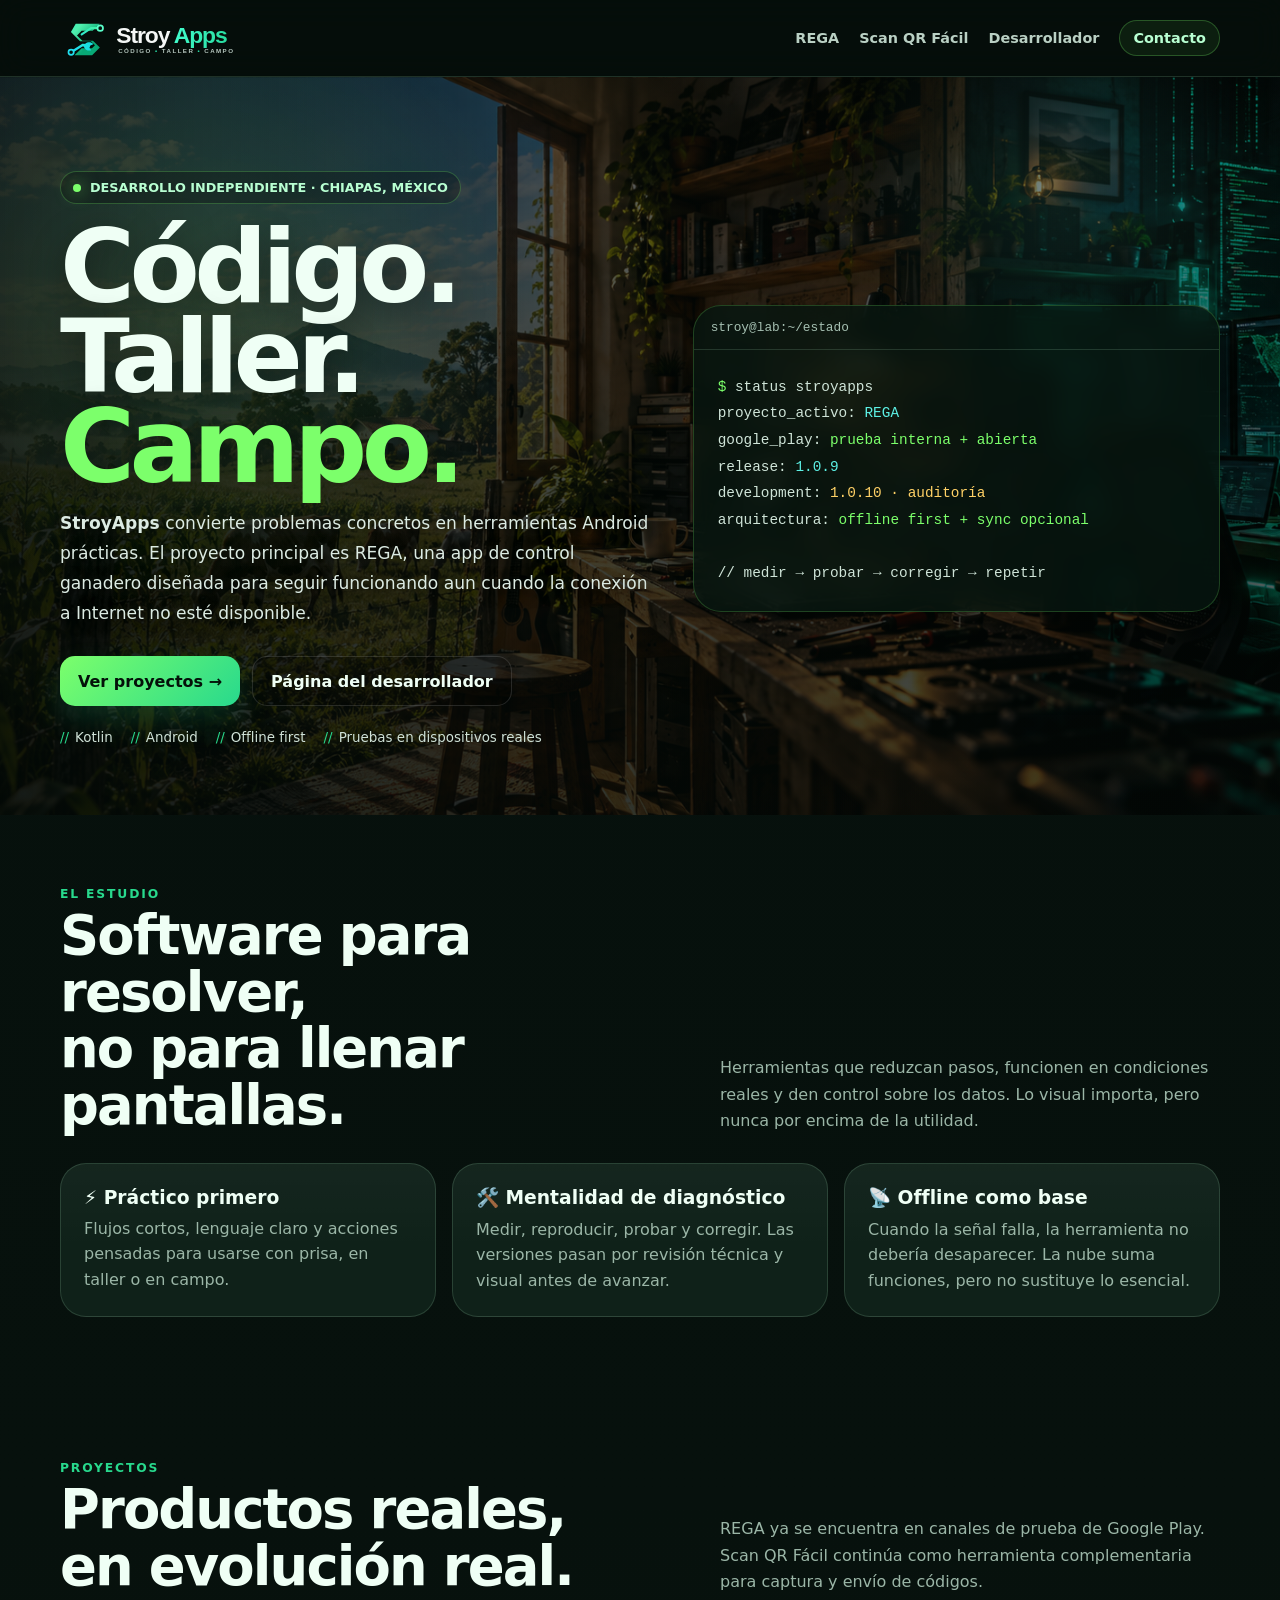
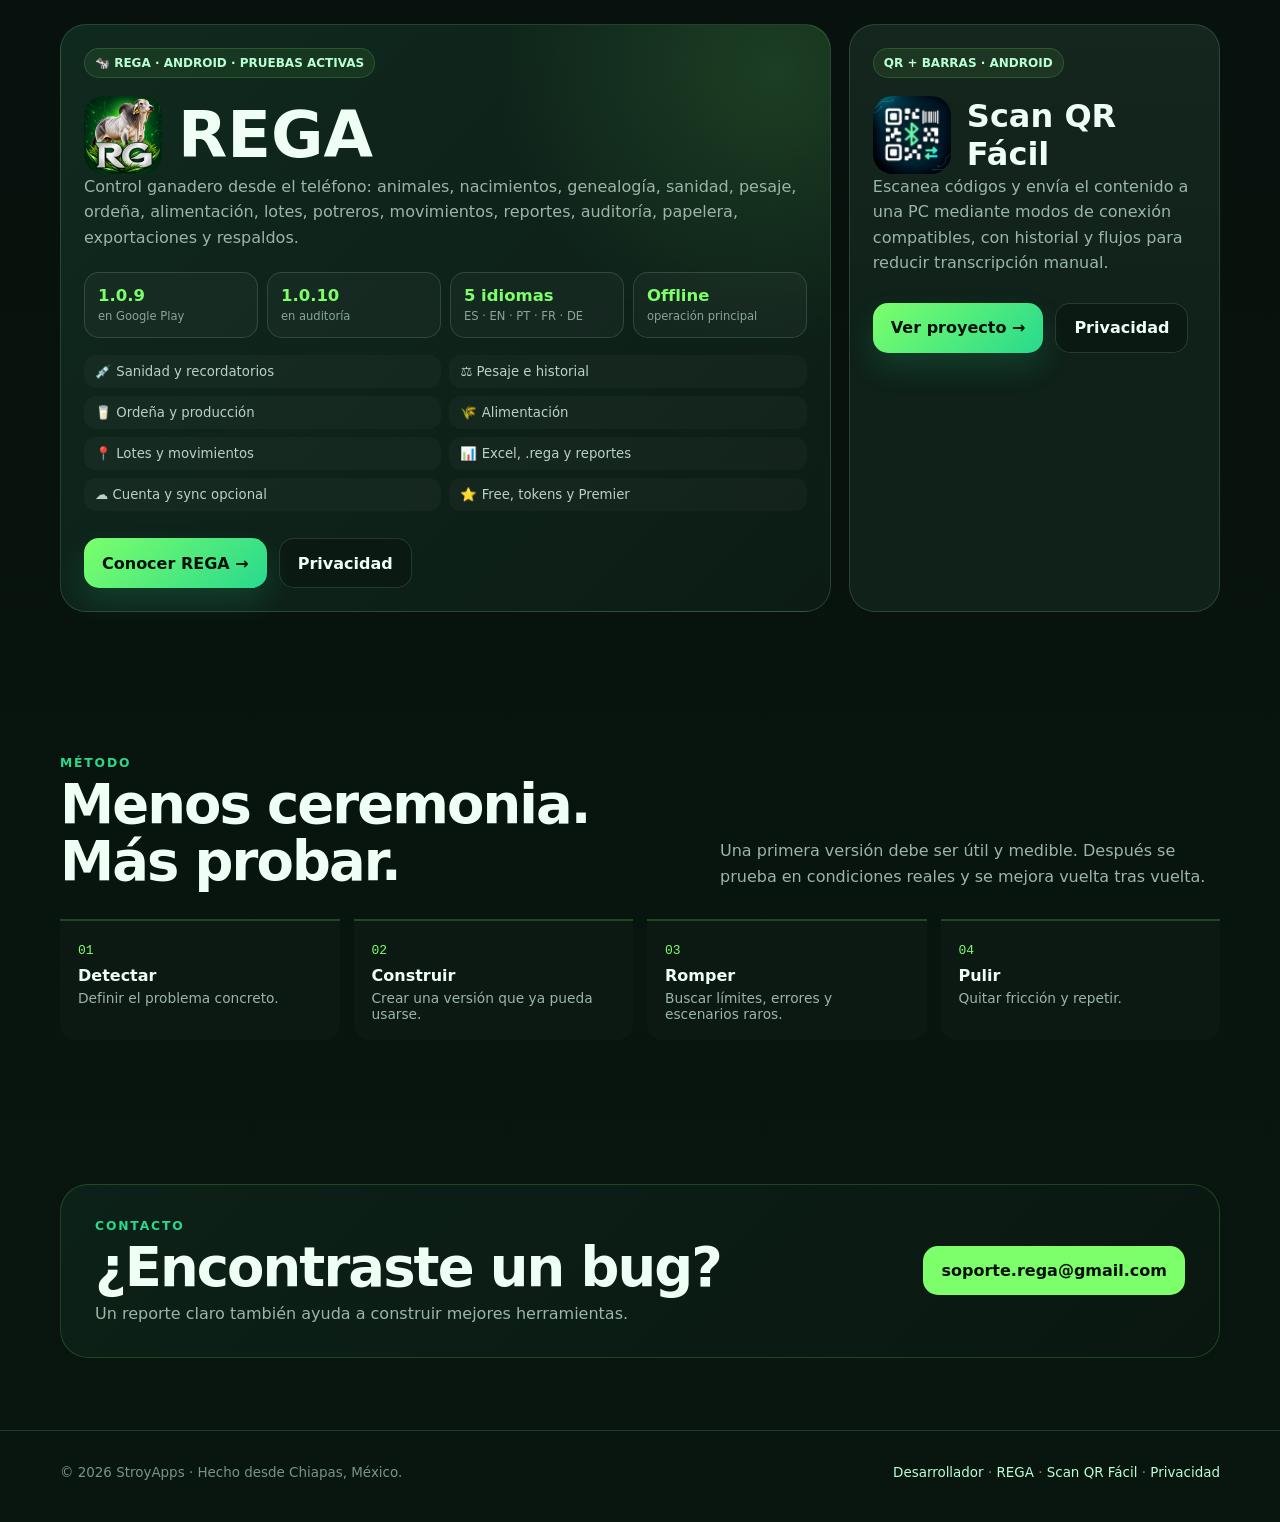
<file: index.html>
<!DOCTYPE html>
<html lang="es">
<head>
<meta charset="UTF-8">
<meta name="viewport" content="width=device-width,initial-scale=1.0">
<meta name="description" content="StroyApps desarrolla herramientas Android prácticas desde Chiapas, México. REGA es su proyecto principal de control ganadero offline.">
<meta name="theme-color" content="#07110d">
<title>StroyApps | Código · Taller · Campo</title>
<link rel="icon" type="image/svg+xml" href="images/stroyapps-icon.svg">
<style>
:root{--bg:#07110d;--panel:#0f2119;--panel2:#13291f;--green:#7cff6b;--green2:#28d98d;--mint:#b8ffd2;--cyan:#5df1e5;--amber:#ffd166;--text:#effff5;--muted:#9bb6a7;--line:rgba(184,255,210,.15);--shadow:0 25px 70px rgba(0,0,0,.38)}*{box-sizing:border-box}html{scroll-behavior:smooth}body{margin:0;font-family:Inter,ui-sans-serif,system-ui,-apple-system,BlinkMacSystemFont,"Segoe UI",sans-serif;color:var(--text);background:linear-gradient(180deg,#06100c,#07110d 48%,#09160f);min-height:100vh}a{color:inherit}.container{width:min(1160px,calc(100% - 34px));margin:auto}.top{position:sticky;top:0;z-index:50;background:rgba(5,14,10,.83);backdrop-filter:blur(16px);border-bottom:1px solid var(--line)}.nav{min-height:76px;display:flex;align-items:center;justify-content:space-between;gap:22px}.brand img{display:block;width:218px;max-width:46vw;height:auto}.links{display:flex;gap:20px;align-items:center;flex-wrap:wrap}.links a{text-decoration:none;color:#bad0c4;font-size:.9rem;font-weight:750}.links a:hover{color:var(--green)}.links .pill{padding:9px 13px;border-radius:999px;border:1px solid rgba(124,255,107,.25);background:rgba(124,255,107,.07);color:var(--mint)}.hero{position:relative;isolation:isolate;min-height:690px;padding:94px 0 70px;display:flex;align-items:center;overflow:hidden}.hero-bg{position:absolute;inset:0;z-index:-3;background-image:linear-gradient(90deg,rgba(3,9,6,.86) 0%,rgba(3,9,6,.62) 45%,rgba(3,9,6,.42) 100%),linear-gradient(180deg,rgba(3,8,6,.06),rgba(3,8,6,.54)),url("images/hero-codigo-taller-campo.png");background-size:cover;background-position:center center}.hero:after{content:"";position:absolute;inset:0;z-index:-2;background:radial-gradient(circle at 16% 30%,rgba(124,255,107,.13),transparent 27%),radial-gradient(circle at 83% 18%,rgba(93,241,229,.1),transparent 19%)}.hero-grid{display:grid;grid-template-columns:1.06fr .94fr;gap:38px;align-items:center}.eyebrow{display:inline-flex;align-items:center;gap:9px;padding:8px 12px;border-radius:999px;border:1px solid rgba(124,255,107,.25);background:rgba(0,0,0,.25);color:var(--mint);font-weight:850;font-size:.8rem}.dot{width:8px;height:8px;border-radius:50%;background:var(--green);box-shadow:0 0 18px var(--green)}h1{margin:18px 0 0;font-size:clamp(3.2rem,8vw,7rem);line-height:.88;letter-spacing:-.055em;text-shadow:0 10px 34px rgba(0,0,0,.38)}.glow{color:var(--green)}.hero p{max-width:700px;color:#dcebe3;line-height:1.75;font-size:1.07rem;text-shadow:0 3px 16px #000}.actions{display:flex;flex-wrap:wrap;gap:12px;margin-top:27px}.btn{display:inline-flex;align-items:center;justify-content:center;min-height:50px;padding:0 18px;border-radius:15px;text-decoration:none;font-weight:850;border:1px solid rgba(255,255,255,.13);background:rgba(0,0,0,.22)}.btn.primary{border:0;color:#041109;background:linear-gradient(135deg,var(--green),var(--green2));box-shadow:0 14px 30px rgba(40,217,141,.16)}.mini{display:flex;gap:10px 18px;flex-wrap:wrap;margin-top:24px;color:#cfe1d7;font-size:.84rem}.mini span:before{content:"//";color:var(--green2);margin-right:6px}.terminal{background:rgba(7,22,15,.80);border:1px solid rgba(124,255,107,.20);border-radius:28px;overflow:hidden;box-shadow:var(--shadow);backdrop-filter:blur(12px)}.term-top{padding:14px 17px;border-bottom:1px solid var(--line);font: .8rem monospace;color:#a6c0b2}.term{padding:24px;font: .9rem/1.85 monospace;color:#cfe4d8}.term .g{color:var(--green)}.term .c{color:var(--cyan)}.term .a{color:var(--amber)}section{padding:72px 0}.section-head{display:flex;justify-content:space-between;align-items:end;gap:26px;margin-bottom:28px}.kicker{color:var(--green2);font-size:.77rem;letter-spacing:.15em;text-transform:uppercase;font-weight:900}h2{margin:7px 0 0;font-size:clamp(2rem,5vw,3.4rem);line-height:1.04;letter-spacing:-.035em}.section-head p{max-width:500px;margin:0;color:var(--muted);line-height:1.65}.cards{display:grid;grid-template-columns:repeat(3,1fr);gap:16px}.card{background:linear-gradient(180deg,rgba(255,255,255,.025),transparent 55%),var(--panel);border:1px solid var(--line);border-radius:26px;padding:23px}.card h3{margin:0 0 8px}.card p{margin:0;color:var(--muted);line-height:1.6}.projects{display:grid;grid-template-columns:1.35fr .65fr;gap:18px}.rega{background:radial-gradient(circle at 93% 8%,rgba(124,255,107,.13),transparent 31%),linear-gradient(135deg,#10291e,#0c1c15)}.badge{display:inline-flex;padding:7px 10px;border-radius:999px;background:rgba(124,255,107,.08);border:1px solid rgba(124,255,107,.17);color:var(--mint);font-size:.75rem;font-weight:900}.app-title{display:flex;align-items:center;gap:16px;margin-top:18px}.app-title img{width:78px;height:78px;border-radius:20px}.app-title h3{font-size:clamp(2.5rem,5vw,4.5rem);margin:0}.stats{display:grid;grid-template-columns:repeat(4,1fr);gap:9px;margin-top:22px}.stat{padding:13px;border-radius:15px;border:1px solid var(--line);background:rgba(255,255,255,.03)}.stat strong{display:block;color:var(--green);font-size:1.03rem}.stat span{font-size:.72rem;color:#89a697}.features{display:grid;grid-template-columns:repeat(2,1fr);gap:8px;margin-top:17px}.features div{padding:9px 11px;border-radius:12px;background:rgba(255,255,255,.026);color:#bad2c5;font-size:.83rem}.timeline{display:grid;grid-template-columns:repeat(4,1fr);gap:14px}.step{padding:18px;border-top:2px solid rgba(124,255,107,.2);background:rgba(255,255,255,.02);border-radius:0 0 16px 16px}.step span{font-family:monospace;color:var(--green)}.step h4{margin:8px 0 5px}.step p{margin:0;color:var(--muted);font-size:.86rem}.contact{padding:34px;border-radius:28px;background:linear-gradient(135deg,#0c2117,#0a1711);border:1px solid rgba(124,255,107,.18);display:flex;align-items:center;justify-content:space-between;gap:24px}.contact p{color:var(--muted);margin:8px 0 0}.email{background:var(--green);color:#04110a;text-decoration:none;padding:15px 18px;border-radius:15px;font-weight:900}footer{padding:34px 0 42px;border-top:1px solid var(--line);color:#789486;font-size:.84rem}.footer-row{display:flex;justify-content:space-between;gap:18px;flex-wrap:wrap}.footer-row a{color:var(--mint);text-decoration:none}@media(max-width:900px){.hero-grid,.projects{grid-template-columns:1fr}.cards{grid-template-columns:1fr 1fr}.stats{grid-template-columns:1fr 1fr}.timeline{grid-template-columns:1fr 1fr}.terminal{max-width:670px}.hero-bg{background-position:58% center}}@media(max-width:680px){.links a:not(.pill){display:none}.brand img{width:184px;max-width:58vw}.hero{min-height:auto;padding-top:58px}.cards,.timeline,.features{grid-template-columns:1fr}.section-head{align-items:flex-start;flex-direction:column}.contact{align-items:flex-start;flex-direction:column}.hero-bg{background-position:64% center}}
</style>
</head>
<body>
<header class="top"><div class="container nav"><a class="brand" href="index.html" aria-label="StroyApps"><img src="images/stroyapps-logo-dark.svg" alt="StroyApps · Código, Taller, Campo"></a><nav class="links" aria-label="Navegación principal"><a href="apps/rega/index.html">REGA</a><a href="apps/scan-qr-facil/index.html">Scan QR Fácil</a><a href="https://regaregistroganadero.github.io/">Desarrollador</a><a class="pill" href="#contacto">Contacto</a></nav></div></header>
<section class="hero" id="inicio"><div class="hero-bg"></div><div class="container hero-grid"><div><div class="eyebrow"><span class="dot"></span>DESARROLLO INDEPENDIENTE · CHIAPAS, MÉXICO</div><h1>Código.<br>Taller.<br><span class="glow">Campo.</span></h1><p><strong>StroyApps</strong> convierte problemas concretos en herramientas Android prácticas. El proyecto principal es REGA, una app de control ganadero diseñada para seguir funcionando aun cuando la conexión a Internet no esté disponible.</p><div class="actions"><a class="btn primary" href="#proyectos">Ver proyectos →</a><a class="btn" href="https://regaregistroganadero.github.io/">Página del desarrollador</a></div><div class="mini"><span>Kotlin</span><span>Android</span><span>Offline first</span><span>Pruebas en dispositivos reales</span></div></div><div class="terminal"><div class="term-top">stroy@lab:~/estado</div><div class="term"><div><span class="g">$</span> status stroyapps</div><div>proyecto_activo: <span class="c">REGA</span></div><div>google_play: <span class="g">prueba interna + abierta</span></div><div>release: <span class="c">1.0.9</span></div><div>development: <span class="a">1.0.10 · auditoría</span></div><div>arquitectura: <span class="g">offline first + sync opcional</span></div><br><div>// medir → probar → corregir → repetir</div></div></div></div></section>
<main>
<section id="estudio"><div class="container"><div class="section-head"><div><div class="kicker">El estudio</div><h2>Software para resolver,<br>no para llenar pantallas.</h2></div><p>Herramientas que reduzcan pasos, funcionen en condiciones reales y den control sobre los datos. Lo visual importa, pero nunca por encima de la utilidad.</p></div><div class="cards"><article class="card"><h3>⚡ Práctico primero</h3><p>Flujos cortos, lenguaje claro y acciones pensadas para usarse con prisa, en taller o en campo.</p></article><article class="card"><h3>🛠️ Mentalidad de diagnóstico</h3><p>Medir, reproducir, probar y corregir. Las versiones pasan por revisión técnica y visual antes de avanzar.</p></article><article class="card"><h3>📡 Offline como base</h3><p>Cuando la señal falla, la herramienta no debería desaparecer. La nube suma funciones, pero no sustituye lo esencial.</p></article></div></div></section>
<section id="proyectos"><div class="container"><div class="section-head"><div><div class="kicker">Proyectos</div><h2>Productos reales,<br>en evolución real.</h2></div><p>REGA ya se encuentra en canales de prueba de Google Play. Scan QR Fácil continúa como herramienta complementaria para captura y envío de códigos.</p></div><div class="projects"><article class="card rega"><div class="badge">🐄 REGA · ANDROID · PRUEBAS ACTIVAS</div><div class="app-title"><img src="images/rega-icon.png" alt="REGA"><h3>REGA</h3></div><p>Control ganadero desde el teléfono: animales, nacimientos, genealogía, sanidad, pesaje, ordeña, alimentación, lotes, potreros, movimientos, reportes, auditoría, papelera, exportaciones y respaldos.</p><div class="stats"><div class="stat"><strong>1.0.9</strong><span>en Google Play</span></div><div class="stat"><strong>1.0.10</strong><span>en auditoría</span></div><div class="stat"><strong>5 idiomas</strong><span>ES · EN · PT · FR · DE</span></div><div class="stat"><strong>Offline</strong><span>operación principal</span></div></div><div class="features"><div>💉 Sanidad y recordatorios</div><div>⚖️ Pesaje e historial</div><div>🥛 Ordeña y producción</div><div>🌾 Alimentación</div><div>📍 Lotes y movimientos</div><div>📊 Excel, .rega y reportes</div><div>☁️ Cuenta y sync opcional</div><div>⭐ Free, tokens y Premier</div></div><div class="actions"><a class="btn primary" href="apps/rega/index.html">Conocer REGA →</a><a class="btn" href="apps/rega/privacidad.html">Privacidad</a></div></article><article class="card"><div class="badge">QR + BARRAS · ANDROID</div><div class="app-title"><img src="images/scan-qr-facil-icon.png" alt="Scan QR Fácil"><h3 style="font-size:2rem">Scan QR Fácil</h3></div><p>Escanea códigos y envía el contenido a una PC mediante modos de conexión compatibles, con historial y flujos para reducir transcripción manual.</p><div class="actions"><a class="btn primary" href="apps/scan-qr-facil/index.html">Ver proyecto →</a><a class="btn" href="apps/scan-qr-facil/privacidad.html">Privacidad</a></div></article></div></div></section>
<section><div class="container"><div class="section-head"><div><div class="kicker">Método</div><h2>Menos ceremonia.<br>Más probar.</h2></div><p>Una primera versión debe ser útil y medible. Después se prueba en condiciones reales y se mejora vuelta tras vuelta.</p></div><div class="timeline"><div class="step"><span>01</span><h4>Detectar</h4><p>Definir el problema concreto.</p></div><div class="step"><span>02</span><h4>Construir</h4><p>Crear una versión que ya pueda usarse.</p></div><div class="step"><span>03</span><h4>Romper</h4><p>Buscar límites, errores y escenarios raros.</p></div><div class="step"><span>04</span><h4>Pulir</h4><p>Quitar fricción y repetir.</p></div></div></div></section>
<section id="contacto"><div class="container"><div class="contact"><div><div class="kicker">Contacto</div><h2>¿Encontraste un bug?</h2><p>Un reporte claro también ayuda a construir mejores herramientas.</p></div><a class="email" href="mailto:soporte.rega@gmail.com">soporte.rega@gmail.com</a></div></div></section>
</main>
<footer><div class="container footer-row"><span>© 2026 StroyApps · Hecho desde Chiapas, México.</span><span><a href="https://regaregistroganadero.github.io/">Desarrollador</a> · <a href="apps/rega/index.html">REGA</a> · <a href="apps/scan-qr-facil/index.html">Scan QR Fácil</a> · <a href="apps/rega/privacidad.html">Privacidad</a></span></div></footer>
</body></html>
</file>
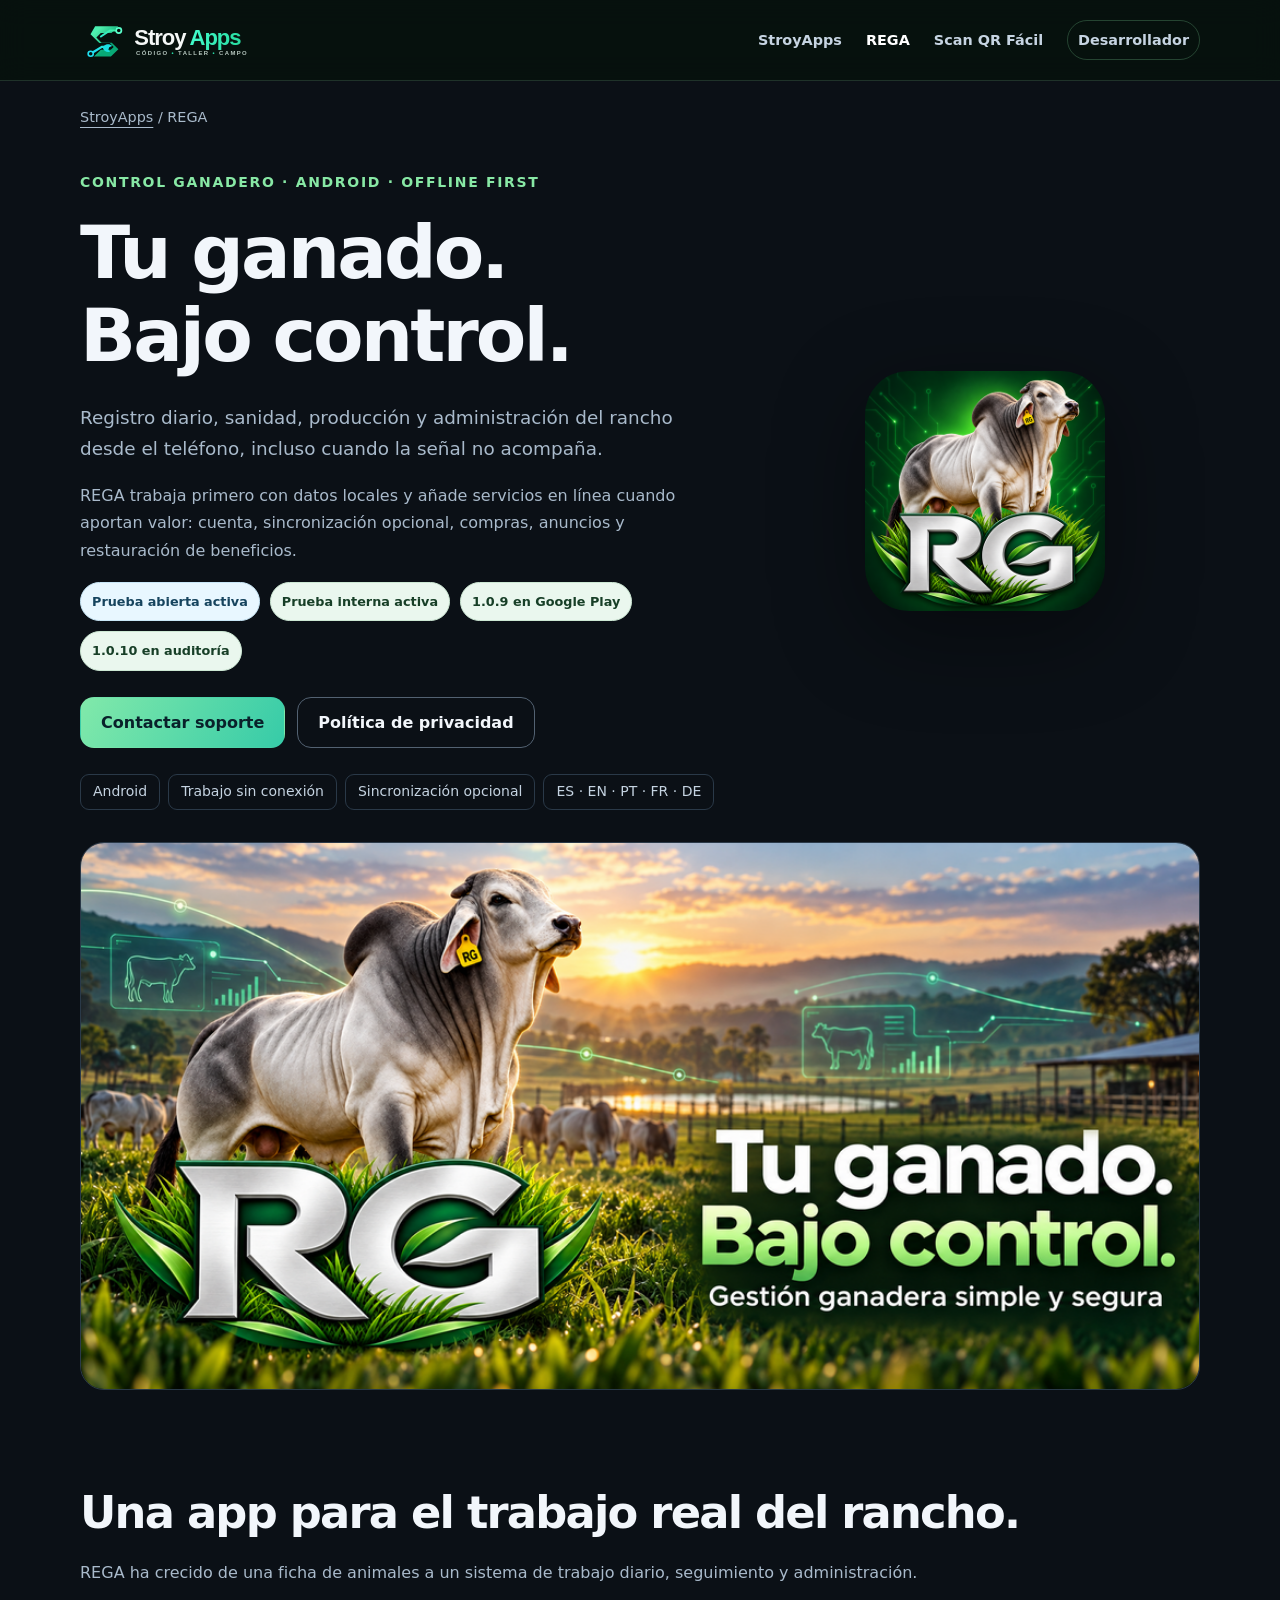
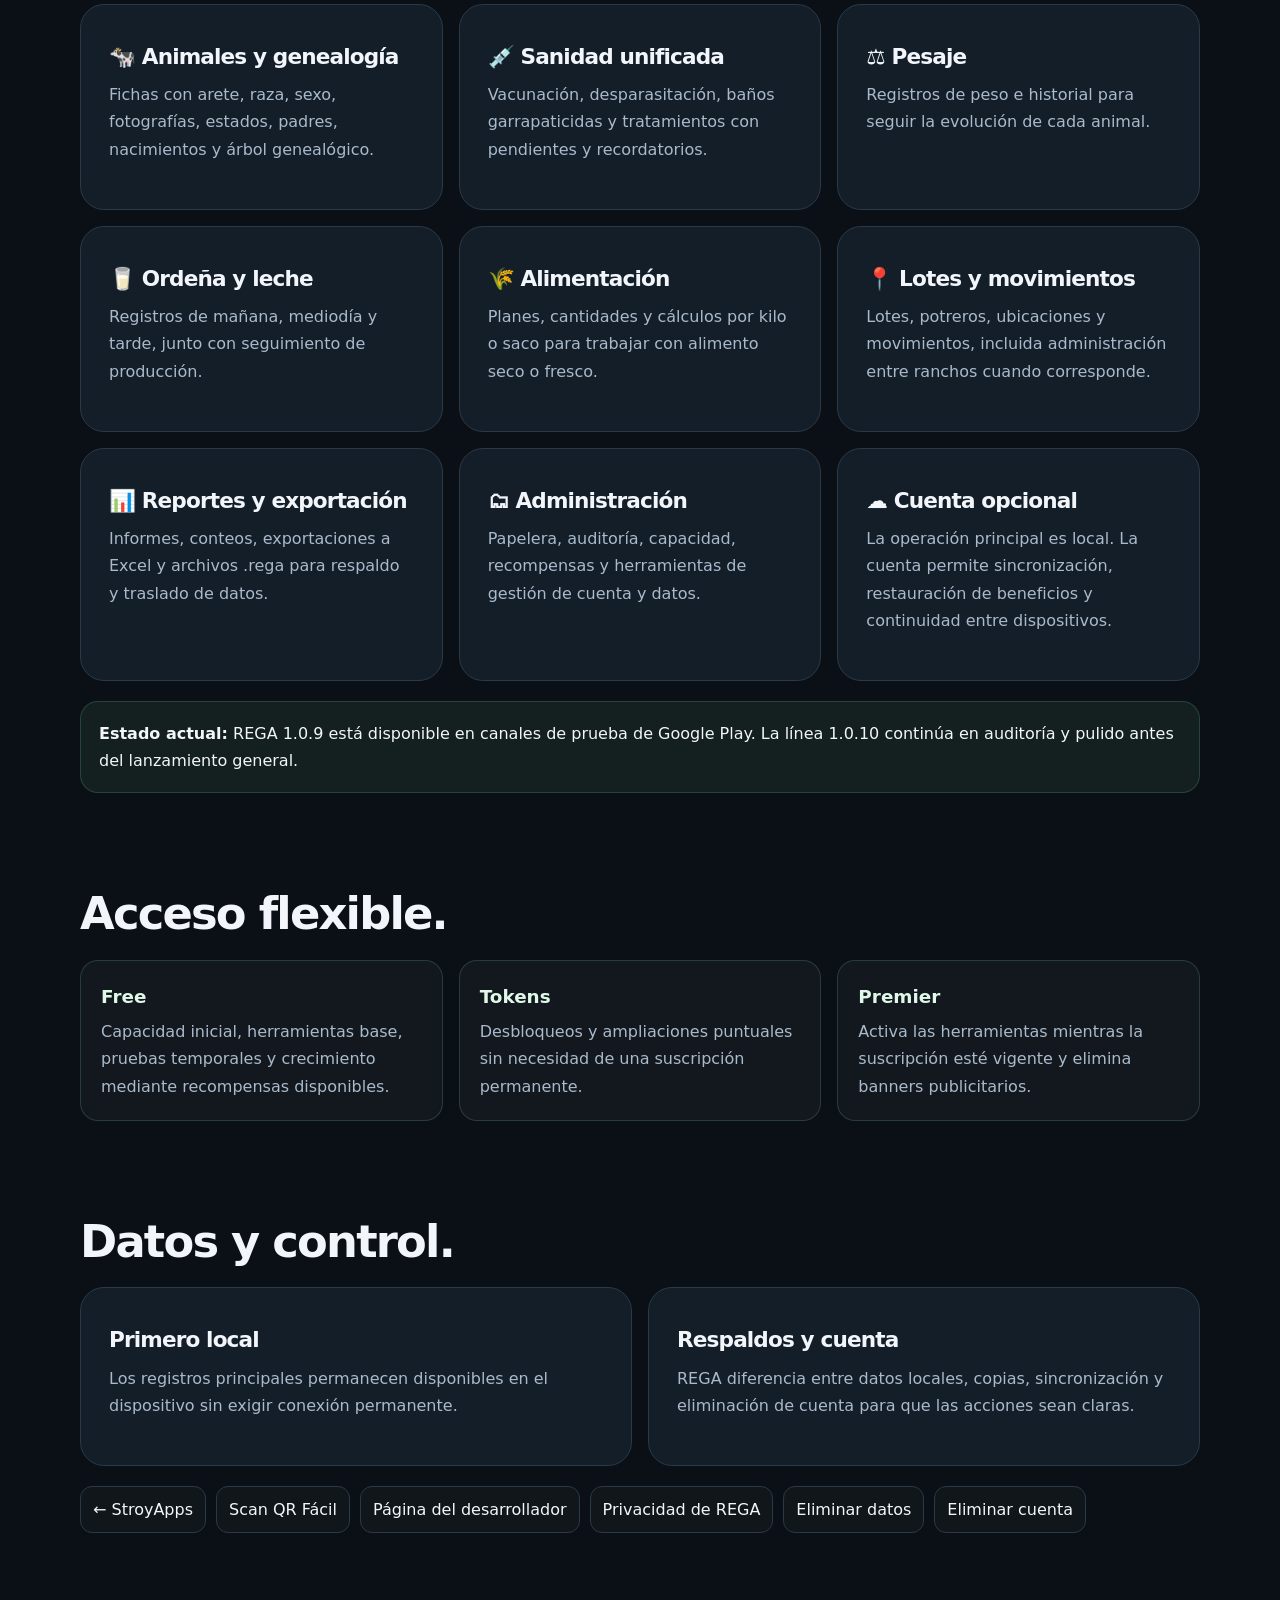
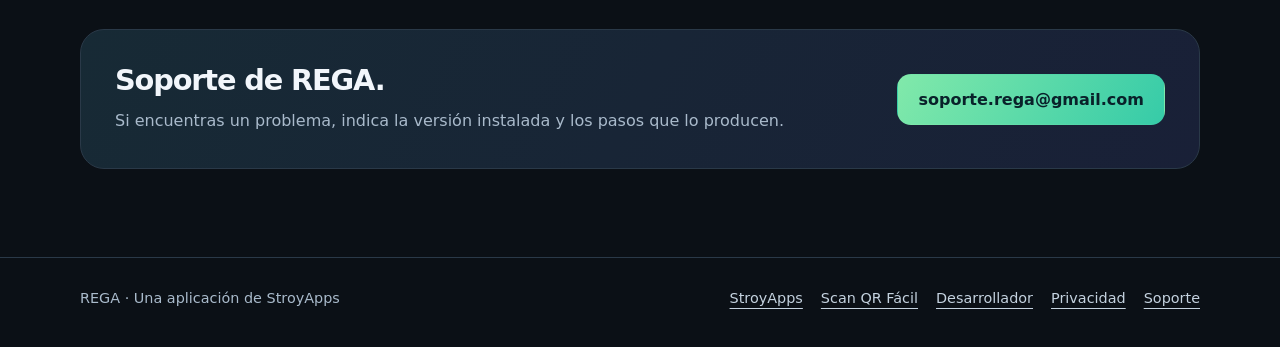
<file: apps/rega/index.html>
<!doctype html>
<html lang="es">
<head>
<meta charset="utf-8"><meta name="viewport" content="width=device-width,initial-scale=1">
<title>REGA · Control ganadero | StroyApps</title>
<meta name="description" content="REGA es una app Android de control ganadero offline: animales, sanidad, pesaje, ordeña, alimentación, lotes, genealogía, reportes, respaldos y sincronización opcional.">
<meta name="theme-color" content="#0b2c1b">
<link rel="stylesheet" href="../../styles.css"><link rel="icon" type="image/svg+xml" href="../../images/stroyapps-icon.svg">
<style>
.brand-home{display:inline-flex;align-items:center;text-decoration:none}.brand-home img{width:210px;height:auto;display:block}.site-nav{position:sticky;top:0;z-index:40;background:rgba(7,17,13,.94);backdrop-filter:blur(14px);border-bottom-color:rgba(184,255,210,.14)}.nav-links a{font-weight:700}.nav-links .dev-link{padding:7px 10px;border-radius:999px;border:1px solid rgba(136,232,165,.24)}.status-strip{display:flex;flex-wrap:wrap;gap:10px;margin:18px 0 4px}.status-chip{padding:8px 11px;border-radius:999px;background:#eaf7ee;border:1px solid #cde8d4;color:#173f27;font-weight:800;font-size:.8rem}.status-chip.live{background:#e8f7ff;border-color:#c9e7f7;color:#16445e}.feature-grid{display:grid;grid-template-columns:repeat(3,minmax(0,1fr));gap:16px}.feature-grid .card{height:100%}.mini-list{margin:10px 0 0;padding-left:18px;color:var(--muted)}.mini-list li{margin:5px 0}.pricing-grid{display:grid;grid-template-columns:repeat(3,minmax(0,1fr));gap:16px}.price-card{border:1px solid rgba(136,232,165,.18);border-radius:18px;padding:20px;background:rgba(255,255,255,.035)}.price-card strong{display:block;font-size:1.15rem;margin-bottom:6px;color:#dff8e7}.price-card p{margin:0;color:var(--muted)}.release-box{margin-top:20px;padding:18px;border-radius:18px;background:rgba(136,232,165,.07);border:1px solid rgba(136,232,165,.18)}.trust-grid{display:grid;grid-template-columns:repeat(2,minmax(0,1fr));gap:16px}.ecosystem{display:flex;flex-wrap:wrap;gap:10px;margin-top:20px}.ecosystem a{padding:9px 12px;border-radius:12px;border:1px solid var(--line);text-decoration:none;color:var(--text);background:rgba(255,255,255,.025)}@media(max-width:860px){.feature-grid,.pricing-grid,.trust-grid{grid-template-columns:1fr}}@media(max-width:760px){.brand-home img{width:175px}.nav-links{gap:12px}.nav-links a{font-size:.82rem}.nav-links a:nth-child(1){display:none}}
</style>
</head>
<body class="rega-theme"><a class="skip" href="#contenido">Saltar al contenido</a>
<header class="site-nav"><div class="container nav-inner"><a class="brand-home" href="../../index.html" aria-label="StroyApps"><img src="../../images/stroyapps-logo-dark.svg" alt="StroyApps"></a><nav class="nav-links" aria-label="Navegación principal"><a href="../../index.html">StroyApps</a><a href="index.html" aria-current="page">REGA</a><a href="../scan-qr-facil/index.html">Scan QR Fácil</a><a class="dev-link" href="https://regaregistroganadero.github.io/">Desarrollador</a></nav></div></header>
<main id="contenido"><div class="container breadcrumb"><a href="../../index.html">StroyApps</a> / REGA</div>
<section class="app-hero"><div class="container"><div class="app-hero-grid"><div><div class="eyebrow">Control ganadero · Android · Offline first</div><h1>Tu ganado.<br>Bajo control.</h1><p class="lead">Registro diario, sanidad, producción y administración del rancho desde el teléfono, incluso cuando la señal no acompaña.</p><p class="muted">REGA trabaja primero con datos locales y añade servicios en línea cuando aportan valor: cuenta, sincronización opcional, compras, anuncios y restauración de beneficios.</p><div class="status-strip"><span class="status-chip live">Prueba abierta activa</span><span class="status-chip">Prueba interna activa</span><span class="status-chip">1.0.9 en Google Play</span><span class="status-chip">1.0.10 en auditoría</span></div><div class="actions"><a class="button" href="mailto:soporte.rega@gmail.com?subject=Consulta%20sobre%20REGA">Contactar soporte</a><a class="button secondary" href="privacidad.html">Política de privacidad</a></div><div class="tags"><span class="tag">Android</span><span class="tag">Trabajo sin conexión</span><span class="tag">Sincronización opcional</span><span class="tag">ES · EN · PT · FR · DE</span></div></div><img class="brand-large" src="../../images/rega-icon.png" width="512" height="512" alt="Icono de REGA"></div><img class="feature-banner" src="../../images/rega-banner.png" width="1024" height="500" alt="REGA: Tu ganado bajo control" loading="lazy"></div></section>
<section class="section"><div class="container"><h2>Una app para el trabajo real del rancho.</h2><p class="muted">REGA ha crecido de una ficha de animales a un sistema de trabajo diario, seguimiento y administración.</p><div class="feature-grid"><article class="card"><h3>🐄 Animales y genealogía</h3><p>Fichas con arete, raza, sexo, fotografías, estados, padres, nacimientos y árbol genealógico.</p></article><article class="card"><h3>💉 Sanidad unificada</h3><p>Vacunación, desparasitación, baños garrapaticidas y tratamientos con pendientes y recordatorios.</p></article><article class="card"><h3>⚖️ Pesaje</h3><p>Registros de peso e historial para seguir la evolución de cada animal.</p></article><article class="card"><h3>🥛 Ordeña y leche</h3><p>Registros de mañana, mediodía y tarde, junto con seguimiento de producción.</p></article><article class="card"><h3>🌾 Alimentación</h3><p>Planes, cantidades y cálculos por kilo o saco para trabajar con alimento seco o fresco.</p></article><article class="card"><h3>📍 Lotes y movimientos</h3><p>Lotes, potreros, ubicaciones y movimientos, incluida administración entre ranchos cuando corresponde.</p></article><article class="card"><h3>📊 Reportes y exportación</h3><p>Informes, conteos, exportaciones a Excel y archivos .rega para respaldo y traslado de datos.</p></article><article class="card"><h3>🗂 Administración</h3><p>Papelera, auditoría, capacidad, recompensas y herramientas de gestión de cuenta y datos.</p></article><article class="card"><h3>☁️ Cuenta opcional</h3><p>La operación principal es local. La cuenta permite sincronización, restauración de beneficios y continuidad entre dispositivos.</p></article></div><div class="release-box"><strong>Estado actual:</strong> REGA 1.0.9 está disponible en canales de prueba de Google Play. La línea 1.0.10 continúa en auditoría y pulido antes del lanzamiento general.</div></div></section>
<section class="section"><div class="container"><h2>Acceso flexible.</h2><div class="pricing-grid"><div class="price-card"><strong>Free</strong><p>Capacidad inicial, herramientas base, pruebas temporales y crecimiento mediante recompensas disponibles.</p></div><div class="price-card"><strong>Tokens</strong><p>Desbloqueos y ampliaciones puntuales sin necesidad de una suscripción permanente.</p></div><div class="price-card"><strong>Premier</strong><p>Activa las herramientas mientras la suscripción esté vigente y elimina banners publicitarios.</p></div></div></div></section>
<section class="section"><div class="container"><h2>Datos y control.</h2><div class="trust-grid"><article class="card"><h3>Primero local</h3><p>Los registros principales permanecen disponibles en el dispositivo sin exigir conexión permanente.</p></article><article class="card"><h3>Respaldos y cuenta</h3><p>REGA diferencia entre datos locales, copias, sincronización y eliminación de cuenta para que las acciones sean claras.</p></article></div><div class="ecosystem"><a href="../../index.html">← StroyApps</a><a href="../scan-qr-facil/index.html">Scan QR Fácil</a><a href="https://regaregistroganadero.github.io/">Página del desarrollador</a><a href="privacidad.html">Privacidad de REGA</a><a href="eliminar-datos.html">Eliminar datos</a><a href="eliminar-cuenta.html">Eliminar cuenta</a></div></div></section>
<section class="section"><div class="container contact-block"><div><h2>Soporte de REGA.</h2><p>Si encuentras un problema, indica la versión instalada y los pasos que lo producen.</p></div><a class="button" href="mailto:soporte.rega@gmail.com">soporte.rega@gmail.com</a></div></section></main>
<footer class="footer"><div class="container footer-inner"><span>REGA · Una aplicación de StroyApps</span><nav class="footer-links"><a href="../../index.html">StroyApps</a><a href="../scan-qr-facil/index.html">Scan QR Fácil</a><a href="https://regaregistroganadero.github.io/">Desarrollador</a><a href="privacidad.html">Privacidad</a><a href="mailto:soporte.rega@gmail.com">Soporte</a></nav></div></footer>
</body></html>
</file>
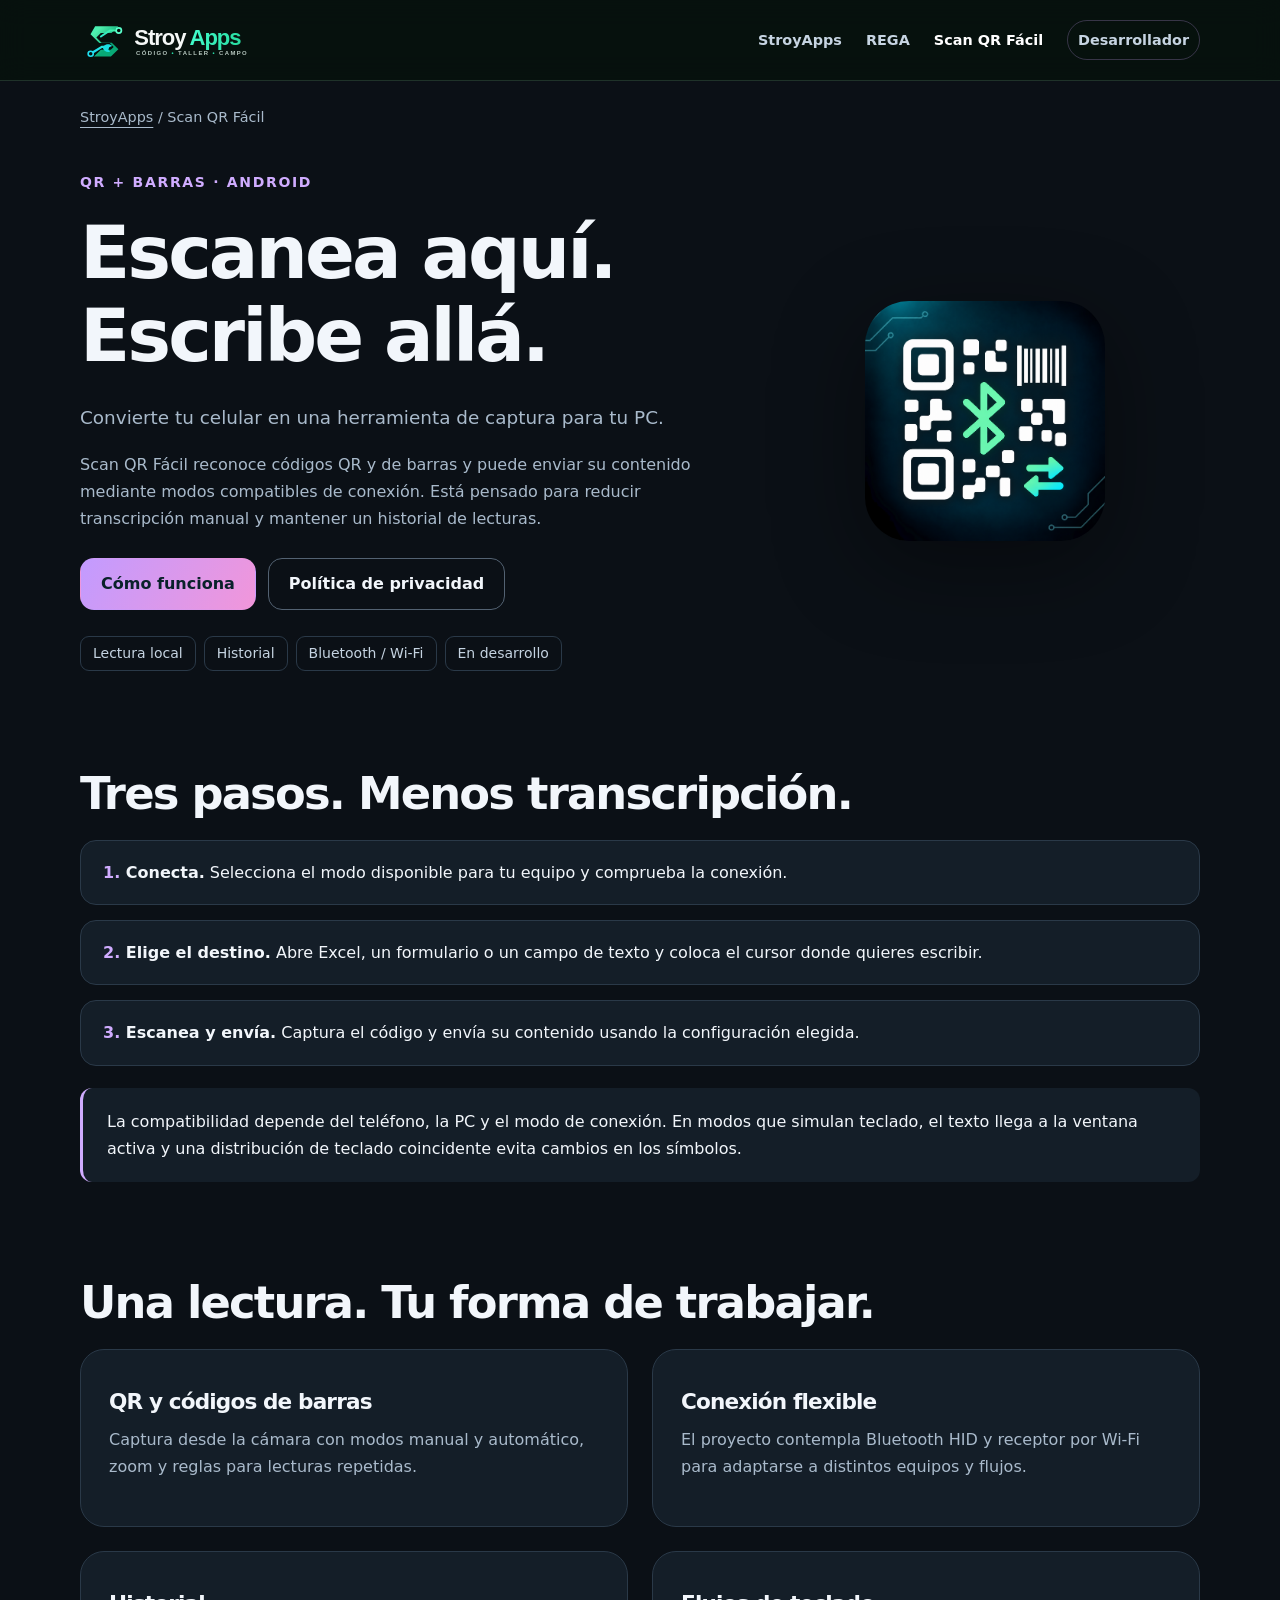
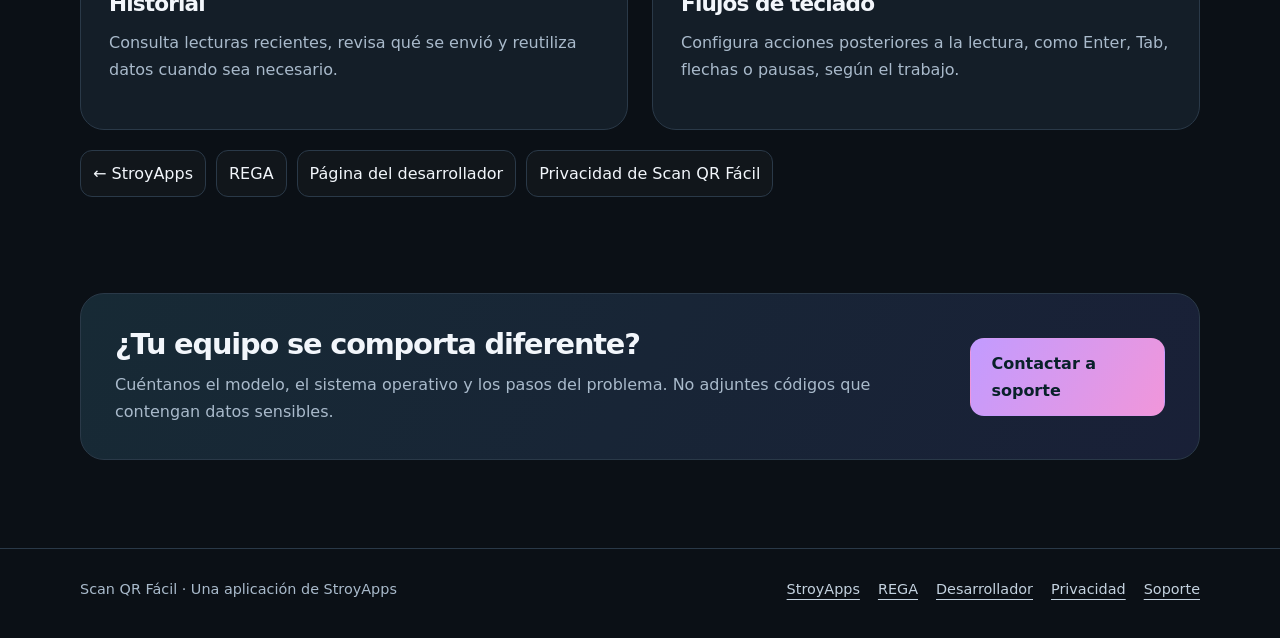
<file: apps/scan-qr-facil/index.html>
<!doctype html>
<html lang="es">
<head>
<meta charset="utf-8"><meta name="viewport" content="width=device-width,initial-scale=1">
<title>Scan QR Fácil · Del celular a tu PC | StroyApps</title>
<meta name="description" content="Escanea códigos QR y de barras y envíalos a tu PC mediante modos de conexión compatibles. Conoce Scan QR Fácil, historial y flujos de captura.">
<link rel="stylesheet" href="../../styles.css"><link rel="icon" type="image/svg+xml" href="../../images/stroyapps-icon.svg">
<style>.brand-home{display:inline-flex;align-items:center;text-decoration:none}.brand-home img{width:210px;height:auto;display:block}.site-nav{position:sticky;top:0;z-index:40;background:rgba(7,17,13,.94);backdrop-filter:blur(14px);border-bottom-color:rgba(184,255,210,.14)}.nav-links a{font-weight:700}.nav-links .dev-link{padding:7px 10px;border-radius:999px;border:1px solid rgba(208,172,255,.24)}.ecosystem{display:flex;flex-wrap:wrap;gap:10px;margin-top:20px}.ecosystem a{padding:9px 12px;border-radius:12px;border:1px solid var(--line);text-decoration:none;color:var(--text);background:rgba(255,255,255,.025)}@media(max-width:760px){.brand-home img{width:175px}.nav-links{gap:12px}.nav-links a{font-size:.82rem}.nav-links a:nth-child(1){display:none}}</style>
</head>
<body class="scan-theme"><a class="skip" href="#contenido">Saltar al contenido</a>
<header class="site-nav"><div class="container nav-inner"><a class="brand-home" href="../../index.html" aria-label="StroyApps"><img src="../../images/stroyapps-logo-dark.svg" alt="StroyApps"></a><nav class="nav-links" aria-label="Navegación principal"><a href="../../index.html">StroyApps</a><a href="../rega/index.html">REGA</a><a href="index.html" aria-current="page">Scan QR Fácil</a><a class="dev-link" href="https://regaregistroganadero.github.io/">Desarrollador</a></nav></div></header>
<main id="contenido"><div class="container breadcrumb"><a href="../../index.html">StroyApps</a> / Scan QR Fácil</div><section class="app-hero"><div class="container app-hero-grid"><div><div class="eyebrow">QR + barras · Android</div><h1>Escanea aquí.<br>Escribe allá.</h1><p class="lead">Convierte tu celular en una herramienta de captura para tu PC.</p><p class="muted">Scan QR Fácil reconoce códigos QR y de barras y puede enviar su contenido mediante modos compatibles de conexión. Está pensado para reducir transcripción manual y mantener un historial de lecturas.</p><div class="actions"><a class="button" href="#uso">Cómo funciona</a><a class="button secondary" href="privacidad.html">Política de privacidad</a></div><div class="tags"><span class="tag">Lectura local</span><span class="tag">Historial</span><span class="tag">Bluetooth / Wi‑Fi</span><span class="tag">En desarrollo</span></div></div><img class="brand-large" src="../../images/scan-qr-facil-icon.png" width="1254" height="1254" alt="Icono de Scan QR Fácil"></div></section>
<section class="section" id="uso"><div class="container"><h2>Tres pasos. Menos transcripción.</h2><ol class="steps"><li><strong>Conecta.</strong> Selecciona el modo disponible para tu equipo y comprueba la conexión.</li><li><strong>Elige el destino.</strong> Abre Excel, un formulario o un campo de texto y coloca el cursor donde quieres escribir.</li><li><strong>Escanea y envía.</strong> Captura el código y envía su contenido usando la configuración elegida.</li></ol><div class="info">La compatibilidad depende del teléfono, la PC y el modo de conexión. En modos que simulan teclado, el texto llega a la ventana activa y una distribución de teclado coincidente evita cambios en los símbolos.</div></div></section>
<section class="section"><div class="container"><h2>Una lectura. Tu forma de trabajar.</h2><div class="grid"><article class="card"><h3>QR y códigos de barras</h3><p>Captura desde la cámara con modos manual y automático, zoom y reglas para lecturas repetidas.</p></article><article class="card"><h3>Conexión flexible</h3><p>El proyecto contempla Bluetooth HID y receptor por Wi‑Fi para adaptarse a distintos equipos y flujos.</p></article><article class="card"><h3>Historial</h3><p>Consulta lecturas recientes, revisa qué se envió y reutiliza datos cuando sea necesario.</p></article><article class="card"><h3>Flujos de teclado</h3><p>Configura acciones posteriores a la lectura, como Enter, Tab, flechas o pausas, según el trabajo.</p></article></div><div class="ecosystem"><a href="../../index.html">← StroyApps</a><a href="../rega/index.html">REGA</a><a href="https://regaregistroganadero.github.io/">Página del desarrollador</a><a href="privacidad.html">Privacidad de Scan QR Fácil</a></div></div></section>
<section class="section"><div class="container contact-block"><div><h2>¿Tu equipo se comporta diferente?</h2><p>Cuéntanos el modelo, el sistema operativo y los pasos del problema. No adjuntes códigos que contengan datos sensibles.</p></div><a class="button" href="mailto:soporte.rega@gmail.com?subject=Soporte%20Scan%20QR%20F%C3%A1cil">Contactar a soporte</a></div></section></main>
<footer class="footer"><div class="container footer-inner"><span>Scan QR Fácil · Una aplicación de StroyApps</span><nav class="footer-links"><a href="../../index.html">StroyApps</a><a href="../rega/index.html">REGA</a><a href="https://regaregistroganadero.github.io/">Desarrollador</a><a href="privacidad.html">Privacidad</a><a href="mailto:soporte.rega@gmail.com">Soporte</a></nav></div></footer>
</body></html>
</file>
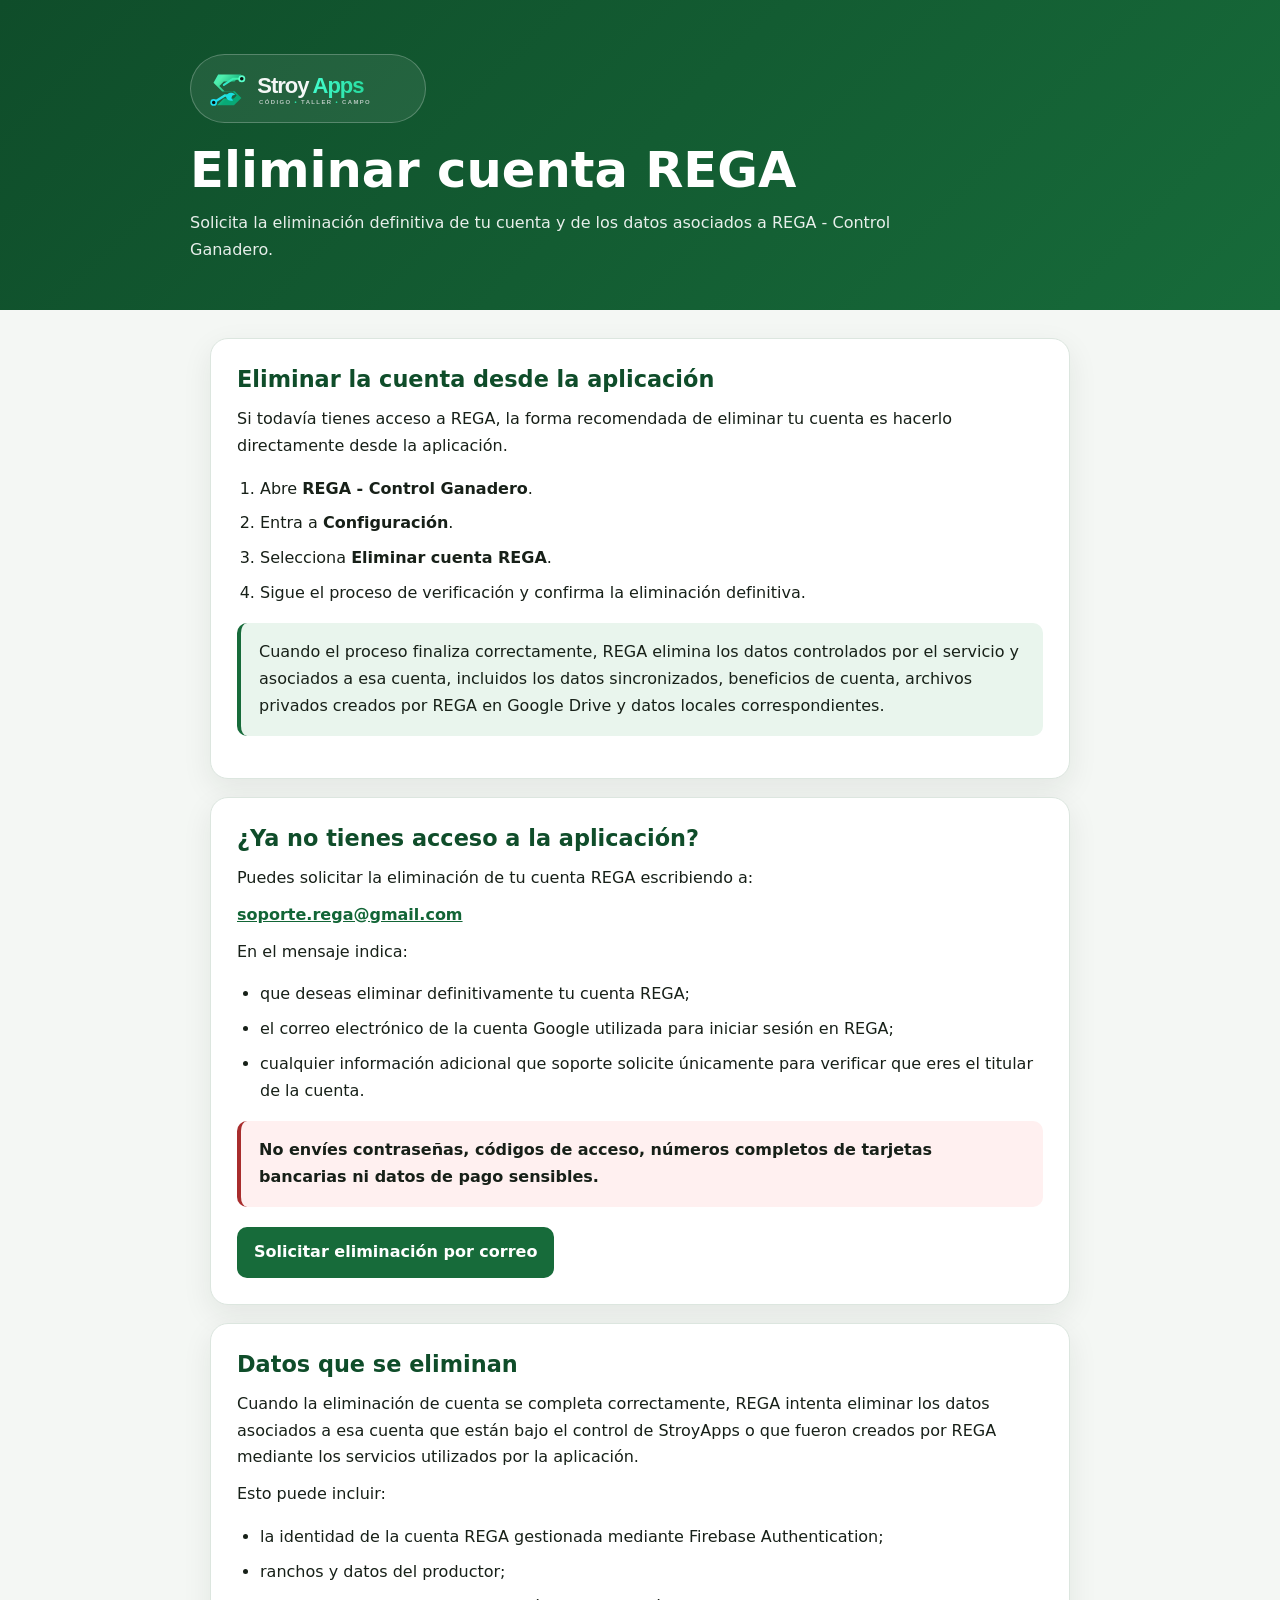
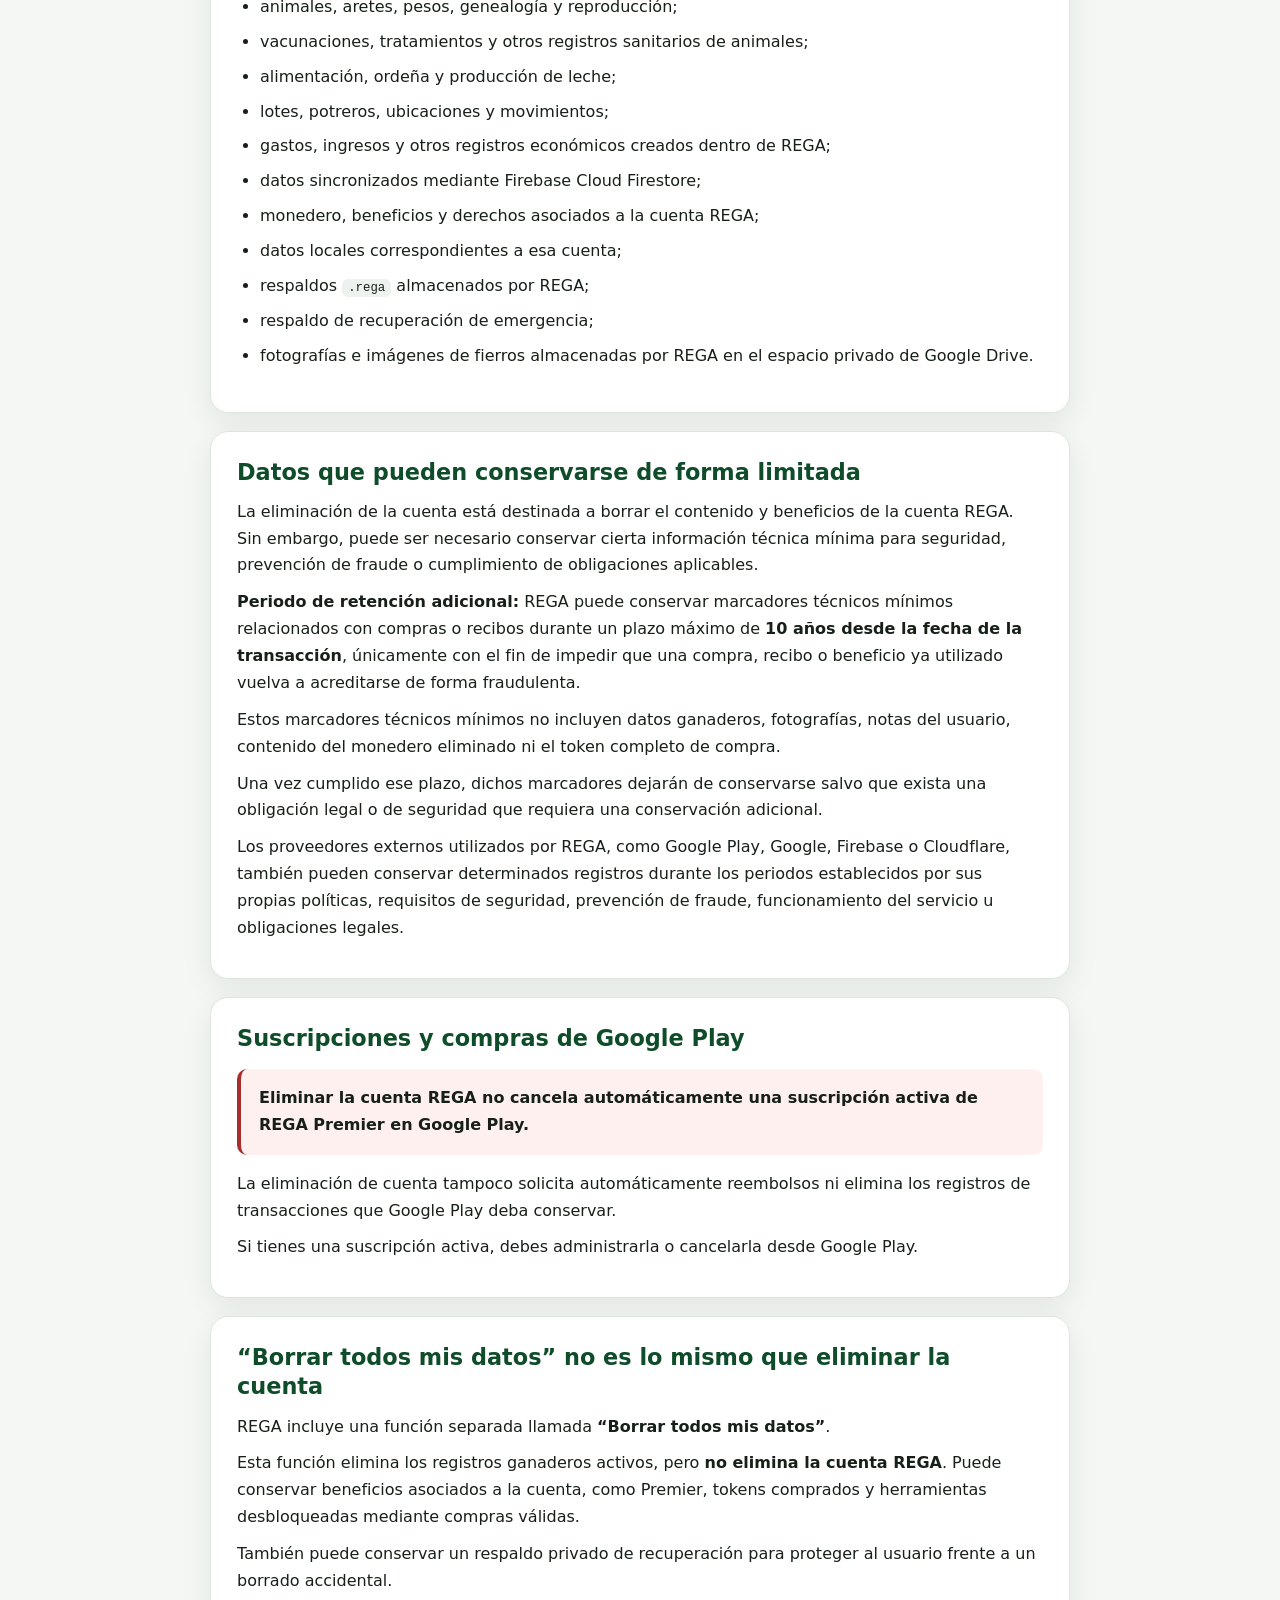
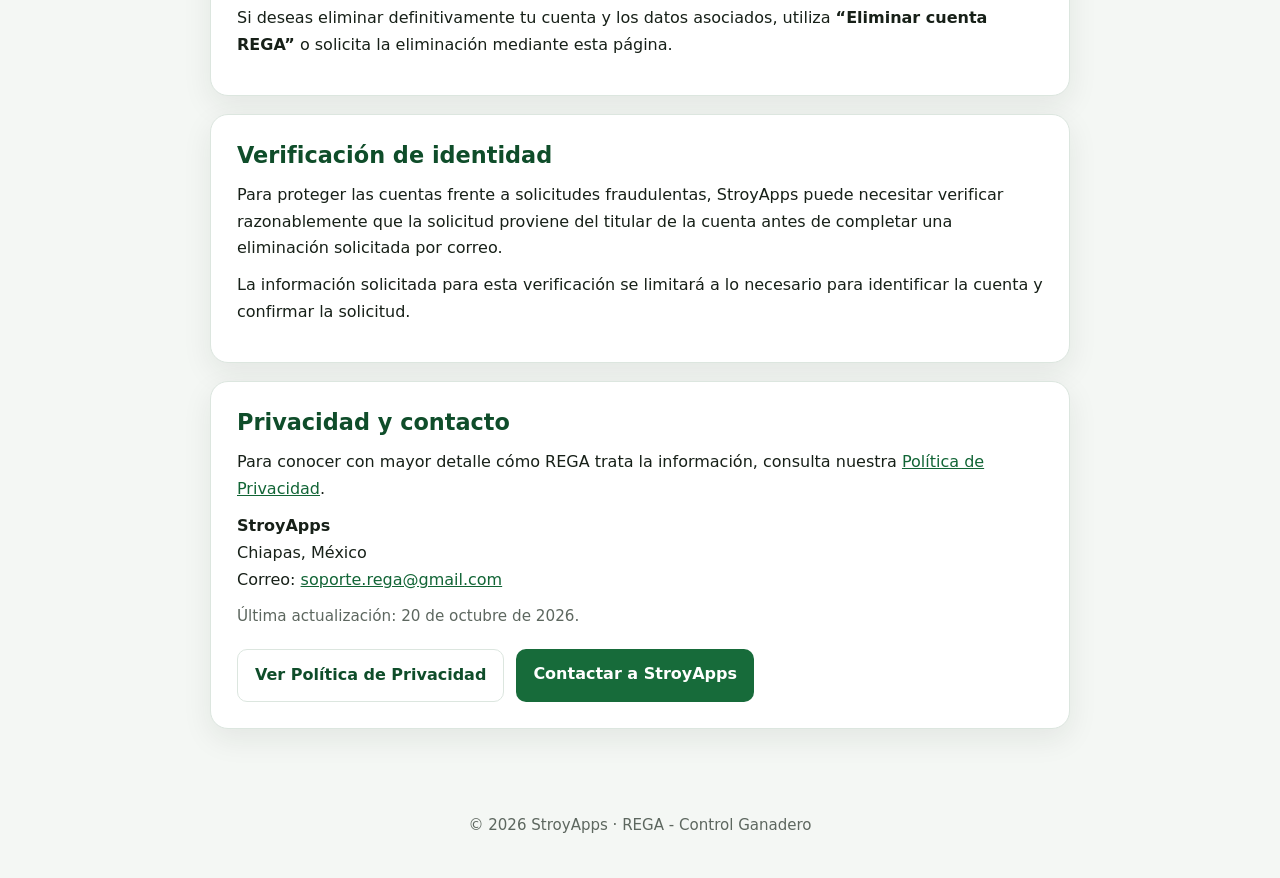
<file: apps/rega/eliminar-cuenta.html>
<!DOCTYPE html>
<html lang="es-MX">
<head>
  <meta charset="utf-8">
  <meta name="viewport" content="width=device-width, initial-scale=1">
  <meta name="description" content="Solicita la eliminación de tu cuenta y datos de REGA - Control Ganadero, desarrollada por StroyApps.">
  <meta name="robots" content="index,follow">
  <title>Eliminar cuenta REGA | StroyApps</title>
  <style>
    :root{
      --bg:#f4f7f4;
      --card:#ffffff;
      --text:#172018;
      --muted:#5d675f;
      --green:#176b3a;
      --green-dark:#0f4d2a;
      --green-soft:#e9f5ed;
      --red:#a82d2d;
      --red-soft:#fff0f0;
      --border:#dce6df;
      --shadow:0 10px 30px rgba(23,32,24,.08);
    }

    *{box-sizing:border-box}
    html{scroll-behavior:smooth}

    body{
      margin:0;
      font-family:system-ui,-apple-system,BlinkMacSystemFont,"Segoe UI",Roboto,Arial,sans-serif;
      background:var(--bg);
      color:var(--text);
      line-height:1.68;
    }

    header{
      background:linear-gradient(135deg,var(--green-dark),var(--green));
      color:#fff;
      padding:54px 20px 46px;
    }

    .wrap{max-width:900px;margin:0 auto}

    .brand{
      display:inline-flex;
      align-items:center;
      gap:10px;
      padding:7px 12px;
      border:1px solid rgba(255,255,255,.24);
      border-radius:999px;
      background:rgba(255,255,255,.08);
      font-weight:700;
      letter-spacing:.02em;
    }

    h1{
      font-size:clamp(2rem,5vw,3.1rem);
      line-height:1.1;
      margin:20px 0 12px;
    }

    header p{
      max-width:720px;
      margin:0;
      color:rgba(255,255,255,.9);
    }

    main{padding:28px 20px 54px}

    .card{
      background:var(--card);
      border:1px solid var(--border);
      border-radius:18px;
      box-shadow:var(--shadow);
      padding:26px;
      margin-bottom:18px;
    }

    h2{
      color:var(--green-dark);
      font-size:1.4rem;
      line-height:1.3;
      margin:0 0 12px;
    }

    p{margin:10px 0}
    ul,ol{padding-left:23px}
    li{margin:8px 0}

    .success{
      border-left:4px solid var(--green);
      background:var(--green-soft);
      padding:16px 18px;
      border-radius:10px;
      margin:16px 0;
    }

    .warning{
      border-left:4px solid var(--red);
      background:var(--red-soft);
      padding:16px 18px;
      border-radius:10px;
      margin:16px 0;
    }

    .actions{
      display:flex;
      gap:12px;
      flex-wrap:wrap;
      margin-top:20px;
    }

    .btn{
      display:inline-block;
      padding:12px 17px;
      border-radius:10px;
      background:var(--green);
      color:#fff;
      text-decoration:none;
      font-weight:750;
    }

    .btn.secondary{
      background:#fff;
      color:var(--green-dark);
      border:1px solid var(--border);
    }

    a{color:#126536}

    .meta{
      color:var(--muted);
      font-size:.95rem;
    }

    code{
      background:#eef2ef;
      padding:2px 6px;
      border-radius:6px;
      font-size:.95em;
    }

    footer{
      color:var(--muted);
      text-align:center;
      padding:12px 20px 40px;
      font-size:.94rem;
    }

    @media (max-width:640px){
      header{padding-top:38px}
      .card{padding:21px}
    }
  </style>
</head>

<body>
<header>
  <div class="wrap">
    <a class="brand" href="../../index.html" aria-label="Ir a la página principal de StroyApps" style="text-decoration:none;color:#fff"><img src="../../images/stroyapps-logo-dark.svg" alt="StroyApps" style="width:210px;max-width:62vw;height:auto;display:block"></a>
    <h1>Eliminar cuenta REGA</h1>
    <p>Solicita la eliminación definitiva de tu cuenta y de los datos asociados a REGA - Control Ganadero.</p>
  </div>
</header>

<main class="wrap">

  <section class="card">
    <h2>Eliminar la cuenta desde la aplicación</h2>
    <p>Si todavía tienes acceso a REGA, la forma recomendada de eliminar tu cuenta es hacerlo directamente desde la aplicación.</p>

    <ol>
      <li>Abre <strong>REGA - Control Ganadero</strong>.</li>
      <li>Entra a <strong>Configuración</strong>.</li>
      <li>Selecciona <strong>Eliminar cuenta REGA</strong>.</li>
      <li>Sigue el proceso de verificación y confirma la eliminación definitiva.</li>
    </ol>

    <div class="success">
      Cuando el proceso finaliza correctamente, REGA elimina los datos controlados por el servicio y asociados a esa cuenta, incluidos los datos sincronizados, beneficios de cuenta, archivos privados creados por REGA en Google Drive y datos locales correspondientes.
    </div>
  </section>

  <section class="card">
    <h2>¿Ya no tienes acceso a la aplicación?</h2>
    <p>Puedes solicitar la eliminación de tu cuenta REGA escribiendo a:</p>

    <p><strong><a href="mailto:soporte.rega@gmail.com?subject=Solicitud%20de%20eliminaci%C3%B3n%20de%20cuenta%20REGA">soporte.rega@gmail.com</a></strong></p>

    <p>En el mensaje indica:</p>
    <ul>
      <li>que deseas eliminar definitivamente tu cuenta REGA;</li>
      <li>el correo electrónico de la cuenta Google utilizada para iniciar sesión en REGA;</li>
      <li>cualquier información adicional que soporte solicite únicamente para verificar que eres el titular de la cuenta.</li>
    </ul>

    <div class="warning">
      <strong>No envíes contraseñas, códigos de acceso, números completos de tarjetas bancarias ni datos de pago sensibles.</strong>
    </div>

    <div class="actions">
      <a class="btn" href="mailto:soporte.rega@gmail.com?subject=Solicitud%20de%20eliminaci%C3%B3n%20de%20cuenta%20REGA&body=Solicito%20la%20eliminaci%C3%B3n%20definitiva%20de%20mi%20cuenta%20REGA.%0A%0ACorreo%20utilizado%20en%20REGA%3A%20%0A%0AConfirmo%20que%20deseo%20eliminar%20mi%20cuenta%20y%20los%20datos%20asociados.">
        Solicitar eliminación por correo
      </a>
    </div>
  </section>

  <section class="card">
    <h2>Datos que se eliminan</h2>
    <p>Cuando la eliminación de cuenta se completa correctamente, REGA intenta eliminar los datos asociados a esa cuenta que están bajo el control de StroyApps o que fueron creados por REGA mediante los servicios utilizados por la aplicación.</p>

    <p>Esto puede incluir:</p>
    <ul>
      <li>la identidad de la cuenta REGA gestionada mediante Firebase Authentication;</li>
      <li>ranchos y datos del productor;</li>
      <li>animales, aretes, pesos, genealogía y reproducción;</li>
      <li>vacunaciones, tratamientos y otros registros sanitarios de animales;</li>
      <li>alimentación, ordeña y producción de leche;</li>
      <li>lotes, potreros, ubicaciones y movimientos;</li>
      <li>gastos, ingresos y otros registros económicos creados dentro de REGA;</li>
      <li>datos sincronizados mediante Firebase Cloud Firestore;</li>
      <li>monedero, beneficios y derechos asociados a la cuenta REGA;</li>
      <li>datos locales correspondientes a esa cuenta;</li>
      <li>respaldos <code>.rega</code> almacenados por REGA;</li>
      <li>respaldo de recuperación de emergencia;</li>
      <li>fotografías e imágenes de fierros almacenadas por REGA en el espacio privado de Google Drive.</li>
    </ul>
  </section>

  <section class="card">
    <h2>Datos que pueden conservarse de forma limitada</h2>
    <p>La eliminación de la cuenta está destinada a borrar el contenido y beneficios de la cuenta REGA. Sin embargo, puede ser necesario conservar cierta información técnica mínima para seguridad, prevención de fraude o cumplimiento de obligaciones aplicables.</p>

    <p><strong>Periodo de retención adicional:</strong> REGA puede conservar marcadores técnicos mínimos relacionados con compras o recibos durante un plazo máximo de <strong>10 años desde la fecha de la transacción</strong>, únicamente con el fin de impedir que una compra, recibo o beneficio ya utilizado vuelva a acreditarse de forma fraudulenta.</p>

    <p>Estos marcadores técnicos mínimos no incluyen datos ganaderos, fotografías, notas del usuario, contenido del monedero eliminado ni el token completo de compra.</p>

    <p>Una vez cumplido ese plazo, dichos marcadores dejarán de conservarse salvo que exista una obligación legal o de seguridad que requiera una conservación adicional.</p>

    <p>Los proveedores externos utilizados por REGA, como Google Play, Google, Firebase o Cloudflare, también pueden conservar determinados registros durante los periodos establecidos por sus propias políticas, requisitos de seguridad, prevención de fraude, funcionamiento del servicio u obligaciones legales.</p>
  </section>

  <section class="card">
    <h2>Suscripciones y compras de Google Play</h2>

    <div class="warning">
      <strong>Eliminar la cuenta REGA no cancela automáticamente una suscripción activa de REGA Premier en Google Play.</strong>
    </div>

    <p>La eliminación de cuenta tampoco solicita automáticamente reembolsos ni elimina los registros de transacciones que Google Play deba conservar.</p>

    <p>Si tienes una suscripción activa, debes administrarla o cancelarla desde Google Play.</p>
  </section>

  <section class="card">
    <h2>“Borrar todos mis datos” no es lo mismo que eliminar la cuenta</h2>
    <p>REGA incluye una función separada llamada <strong>“Borrar todos mis datos”</strong>.</p>

    <p>Esta función elimina los registros ganaderos activos, pero <strong>no elimina la cuenta REGA</strong>. Puede conservar beneficios asociados a la cuenta, como Premier, tokens comprados y herramientas desbloqueadas mediante compras válidas.</p>

    <p>También puede conservar un respaldo privado de recuperación para proteger al usuario frente a un borrado accidental.</p>

    <p>Si deseas eliminar definitivamente tu cuenta y los datos asociados, utiliza <strong>“Eliminar cuenta REGA”</strong> o solicita la eliminación mediante esta página.</p>
  </section>

  <section class="card">
    <h2>Verificación de identidad</h2>
    <p>Para proteger las cuentas frente a solicitudes fraudulentas, StroyApps puede necesitar verificar razonablemente que la solicitud proviene del titular de la cuenta antes de completar una eliminación solicitada por correo.</p>

    <p>La información solicitada para esta verificación se limitará a lo necesario para identificar la cuenta y confirmar la solicitud.</p>
  </section>

  <section class="card">
    <h2>Privacidad y contacto</h2>
    <p>Para conocer con mayor detalle cómo REGA trata la información, consulta nuestra <a href="privacidad.html">Política de Privacidad</a>.</p>

    <p>
      <strong>StroyApps</strong><br>
      Chiapas, México<br>
      Correo: <a href="mailto:soporte.rega@gmail.com">soporte.rega@gmail.com</a>
    </p>

    <p class="meta">Última actualización: 20 de octubre de 2026.</p>

    <div class="actions">
      <a class="btn secondary" href="privacidad.html">Ver Política de Privacidad</a>
      <a class="btn" href="mailto:soporte.rega@gmail.com?subject=Solicitud%20de%20eliminaci%C3%B3n%20de%20cuenta%20REGA">
        Contactar a StroyApps
      </a>
    </div>
  </section>

</main>

<footer>
  © 2026 StroyApps · REGA - Control Ganadero
</footer>
</body>
</html>
</file>
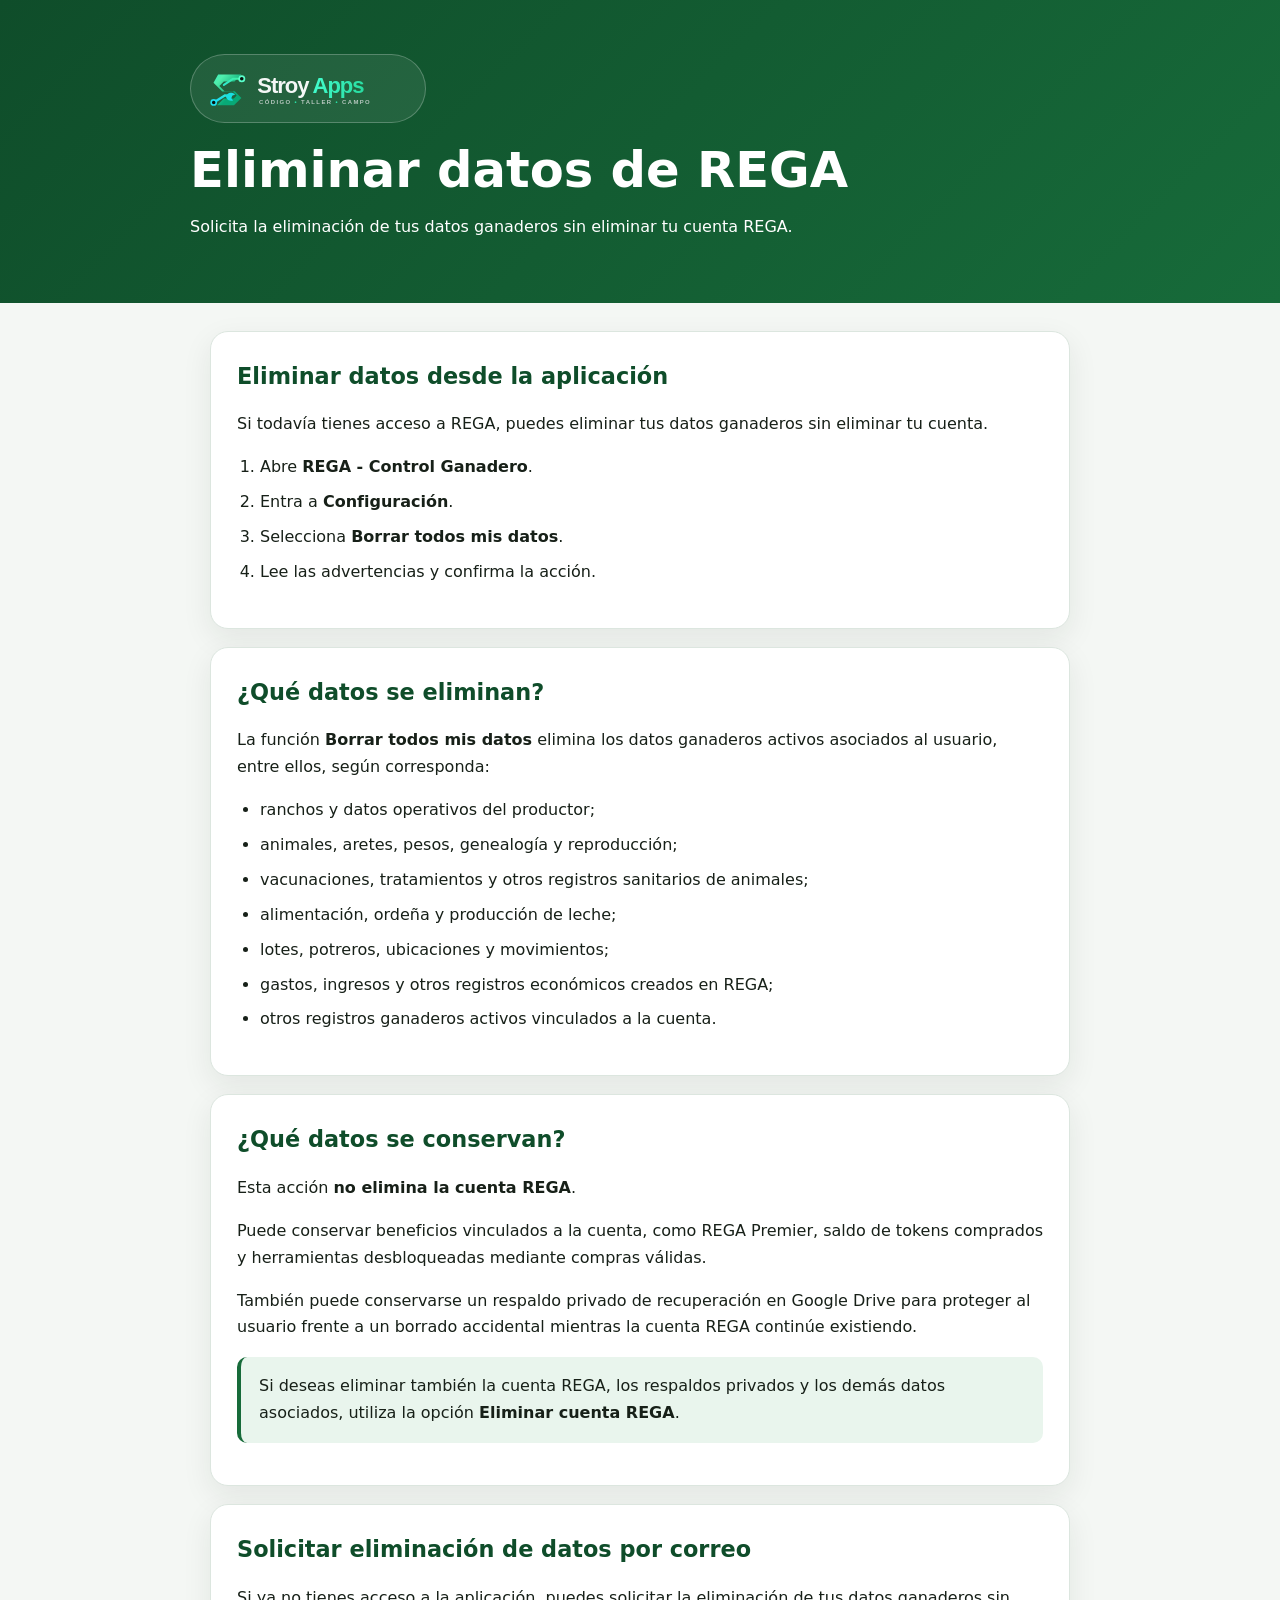
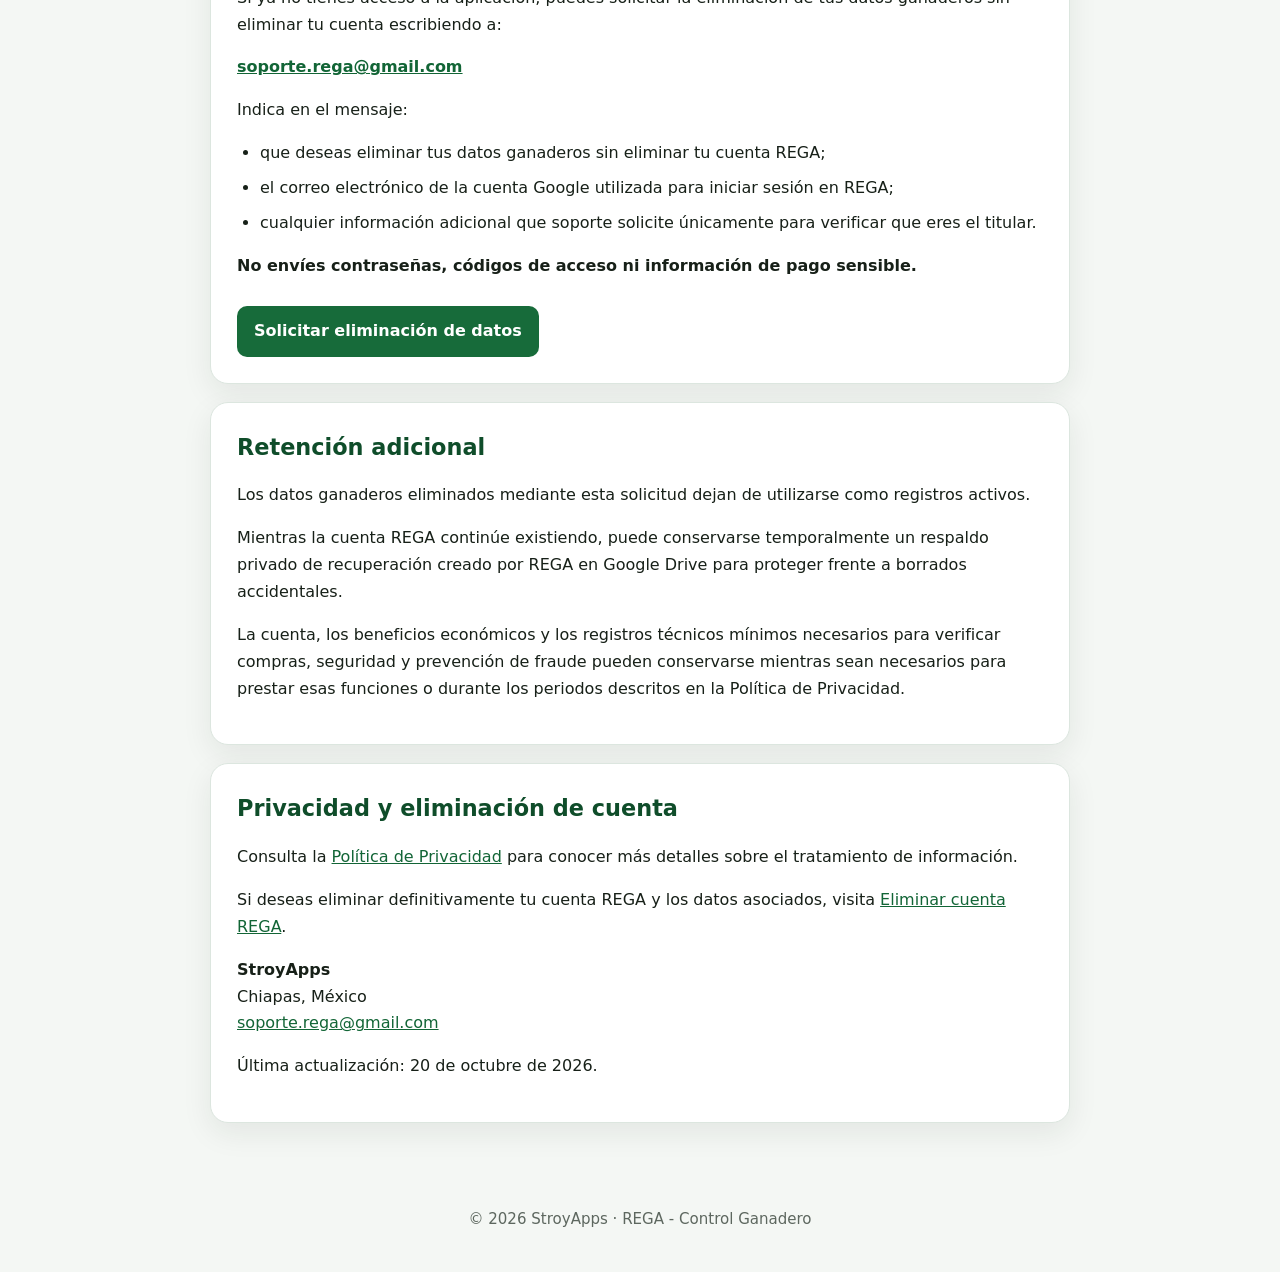
<file: apps/rega/eliminar-datos.html>
<!DOCTYPE html>
<html lang="es-MX">
<head>
  <meta charset="utf-8">
  <meta name="viewport" content="width=device-width, initial-scale=1">
  <meta name="description" content="Solicita la eliminación de datos de REGA - Control Ganadero sin eliminar tu cuenta.">
  <meta name="robots" content="index,follow">
  <title>Eliminar datos de REGA | StroyApps</title>
  <style>
    :root{
      --bg:#f4f7f4;
      --card:#ffffff;
      --text:#172018;
      --muted:#5d675f;
      --green:#176b3a;
      --green-dark:#0f4d2a;
      --green-soft:#e9f5ed;
      --border:#dce6df;
      --shadow:0 10px 30px rgba(23,32,24,.08);
    }
    *{box-sizing:border-box}
    body{
      margin:0;
      font-family:system-ui,-apple-system,BlinkMacSystemFont,"Segoe UI",Roboto,Arial,sans-serif;
      background:var(--bg);
      color:var(--text);
      line-height:1.68;
    }
    header{
      background:linear-gradient(135deg,var(--green-dark),var(--green));
      color:#fff;
      padding:54px 20px 46px;
    }
    .wrap{max-width:900px;margin:0 auto}
    .brand{
      display:inline-flex;
      padding:7px 12px;
      border:1px solid rgba(255,255,255,.24);
      border-radius:999px;
      background:rgba(255,255,255,.08);
      font-weight:700;
    }
    h1{font-size:clamp(2rem,5vw,3.1rem);line-height:1.1;margin:20px 0 12px}
    main{padding:28px 20px 54px}
    .card{
      background:var(--card);
      border:1px solid var(--border);
      border-radius:18px;
      box-shadow:var(--shadow);
      padding:26px;
      margin-bottom:18px;
    }
    h2{color:var(--green-dark);font-size:1.4rem;margin:0 0 12px}
    ul,ol{padding-left:23px}
    li{margin:8px 0}
    .callout{
      border-left:4px solid var(--green);
      background:var(--green-soft);
      padding:16px 18px;
      border-radius:10px;
      margin:16px 0;
    }
    .btn{
      display:inline-block;
      padding:12px 17px;
      border-radius:10px;
      background:var(--green);
      color:#fff;
      text-decoration:none;
      font-weight:750;
      margin-top:10px;
    }
    a{color:#126536}
    footer{
      color:var(--muted);
      text-align:center;
      padding:12px 20px 40px;
      font-size:.94rem;
    }
  </style>
</head>
<body>
<header>
  <div class="wrap">
    <a class="brand" href="../../index.html" aria-label="Ir a la página principal de StroyApps" style="text-decoration:none;color:#fff"><img src="../../images/stroyapps-logo-dark.svg" alt="StroyApps" style="width:210px;max-width:62vw;height:auto;display:block"></a>
    <h1>Eliminar datos de REGA</h1>
    <p>Solicita la eliminación de tus datos ganaderos sin eliminar tu cuenta REGA.</p>
  </div>
</header>

<main class="wrap">

  <section class="card">
    <h2>Eliminar datos desde la aplicación</h2>
    <p>Si todavía tienes acceso a REGA, puedes eliminar tus datos ganaderos sin eliminar tu cuenta.</p>
    <ol>
      <li>Abre <strong>REGA - Control Ganadero</strong>.</li>
      <li>Entra a <strong>Configuración</strong>.</li>
      <li>Selecciona <strong>Borrar todos mis datos</strong>.</li>
      <li>Lee las advertencias y confirma la acción.</li>
    </ol>
  </section>

  <section class="card">
    <h2>¿Qué datos se eliminan?</h2>
    <p>La función <strong>Borrar todos mis datos</strong> elimina los datos ganaderos activos asociados al usuario, entre ellos, según corresponda:</p>
    <ul>
      <li>ranchos y datos operativos del productor;</li>
      <li>animales, aretes, pesos, genealogía y reproducción;</li>
      <li>vacunaciones, tratamientos y otros registros sanitarios de animales;</li>
      <li>alimentación, ordeña y producción de leche;</li>
      <li>lotes, potreros, ubicaciones y movimientos;</li>
      <li>gastos, ingresos y otros registros económicos creados en REGA;</li>
      <li>otros registros ganaderos activos vinculados a la cuenta.</li>
    </ul>
  </section>

  <section class="card">
    <h2>¿Qué datos se conservan?</h2>
    <p>Esta acción <strong>no elimina la cuenta REGA</strong>.</p>
    <p>Puede conservar beneficios vinculados a la cuenta, como REGA Premier, saldo de tokens comprados y herramientas desbloqueadas mediante compras válidas.</p>
    <p>También puede conservarse un respaldo privado de recuperación en Google Drive para proteger al usuario frente a un borrado accidental mientras la cuenta REGA continúe existiendo.</p>

    <div class="callout">
      Si deseas eliminar también la cuenta REGA, los respaldos privados y los demás datos asociados, utiliza la opción <strong>Eliminar cuenta REGA</strong>.
    </div>
  </section>

  <section class="card">
    <h2>Solicitar eliminación de datos por correo</h2>
    <p>Si ya no tienes acceso a la aplicación, puedes solicitar la eliminación de tus datos ganaderos sin eliminar tu cuenta escribiendo a:</p>

    <p><strong><a href="mailto:soporte.rega@gmail.com?subject=Solicitud%20de%20eliminaci%C3%B3n%20de%20datos%20REGA">soporte.rega@gmail.com</a></strong></p>

    <p>Indica en el mensaje:</p>
    <ul>
      <li>que deseas eliminar tus datos ganaderos sin eliminar tu cuenta REGA;</li>
      <li>el correo electrónico de la cuenta Google utilizada para iniciar sesión en REGA;</li>
      <li>cualquier información adicional que soporte solicite únicamente para verificar que eres el titular.</li>
    </ul>

    <p><strong>No envíes contraseñas, códigos de acceso ni información de pago sensible.</strong></p>

    <a class="btn" href="mailto:soporte.rega@gmail.com?subject=Solicitud%20de%20eliminaci%C3%B3n%20de%20datos%20REGA&body=Solicito%20la%20eliminaci%C3%B3n%20de%20mis%20datos%20ganaderos%20sin%20eliminar%20mi%20cuenta%20REGA.%0A%0ACorreo%20utilizado%20en%20REGA%3A%20">
      Solicitar eliminación de datos
    </a>
  </section>

  <section class="card">
    <h2>Retención adicional</h2>
    <p>Los datos ganaderos eliminados mediante esta solicitud dejan de utilizarse como registros activos.</p>
    <p>Mientras la cuenta REGA continúe existiendo, puede conservarse temporalmente un respaldo privado de recuperación creado por REGA en Google Drive para proteger frente a borrados accidentales.</p>
    <p>La cuenta, los beneficios económicos y los registros técnicos mínimos necesarios para verificar compras, seguridad y prevención de fraude pueden conservarse mientras sean necesarios para prestar esas funciones o durante los periodos descritos en la Política de Privacidad.</p>
  </section>

  <section class="card">
    <h2>Privacidad y eliminación de cuenta</h2>
    <p>Consulta la <a href="privacidad.html">Política de Privacidad</a> para conocer más detalles sobre el tratamiento de información.</p>
    <p>Si deseas eliminar definitivamente tu cuenta REGA y los datos asociados, visita <a href="eliminar-cuenta.html">Eliminar cuenta REGA</a>.</p>
    <p><strong>StroyApps</strong><br>Chiapas, México<br>
    <a href="mailto:soporte.rega@gmail.com">soporte.rega@gmail.com</a></p>
    <p>Última actualización: 20 de octubre de 2026.</p>
  </section>

</main>

<footer>
  © 2026 StroyApps · REGA - Control Ganadero
</footer>
</body>
</html>
</file>
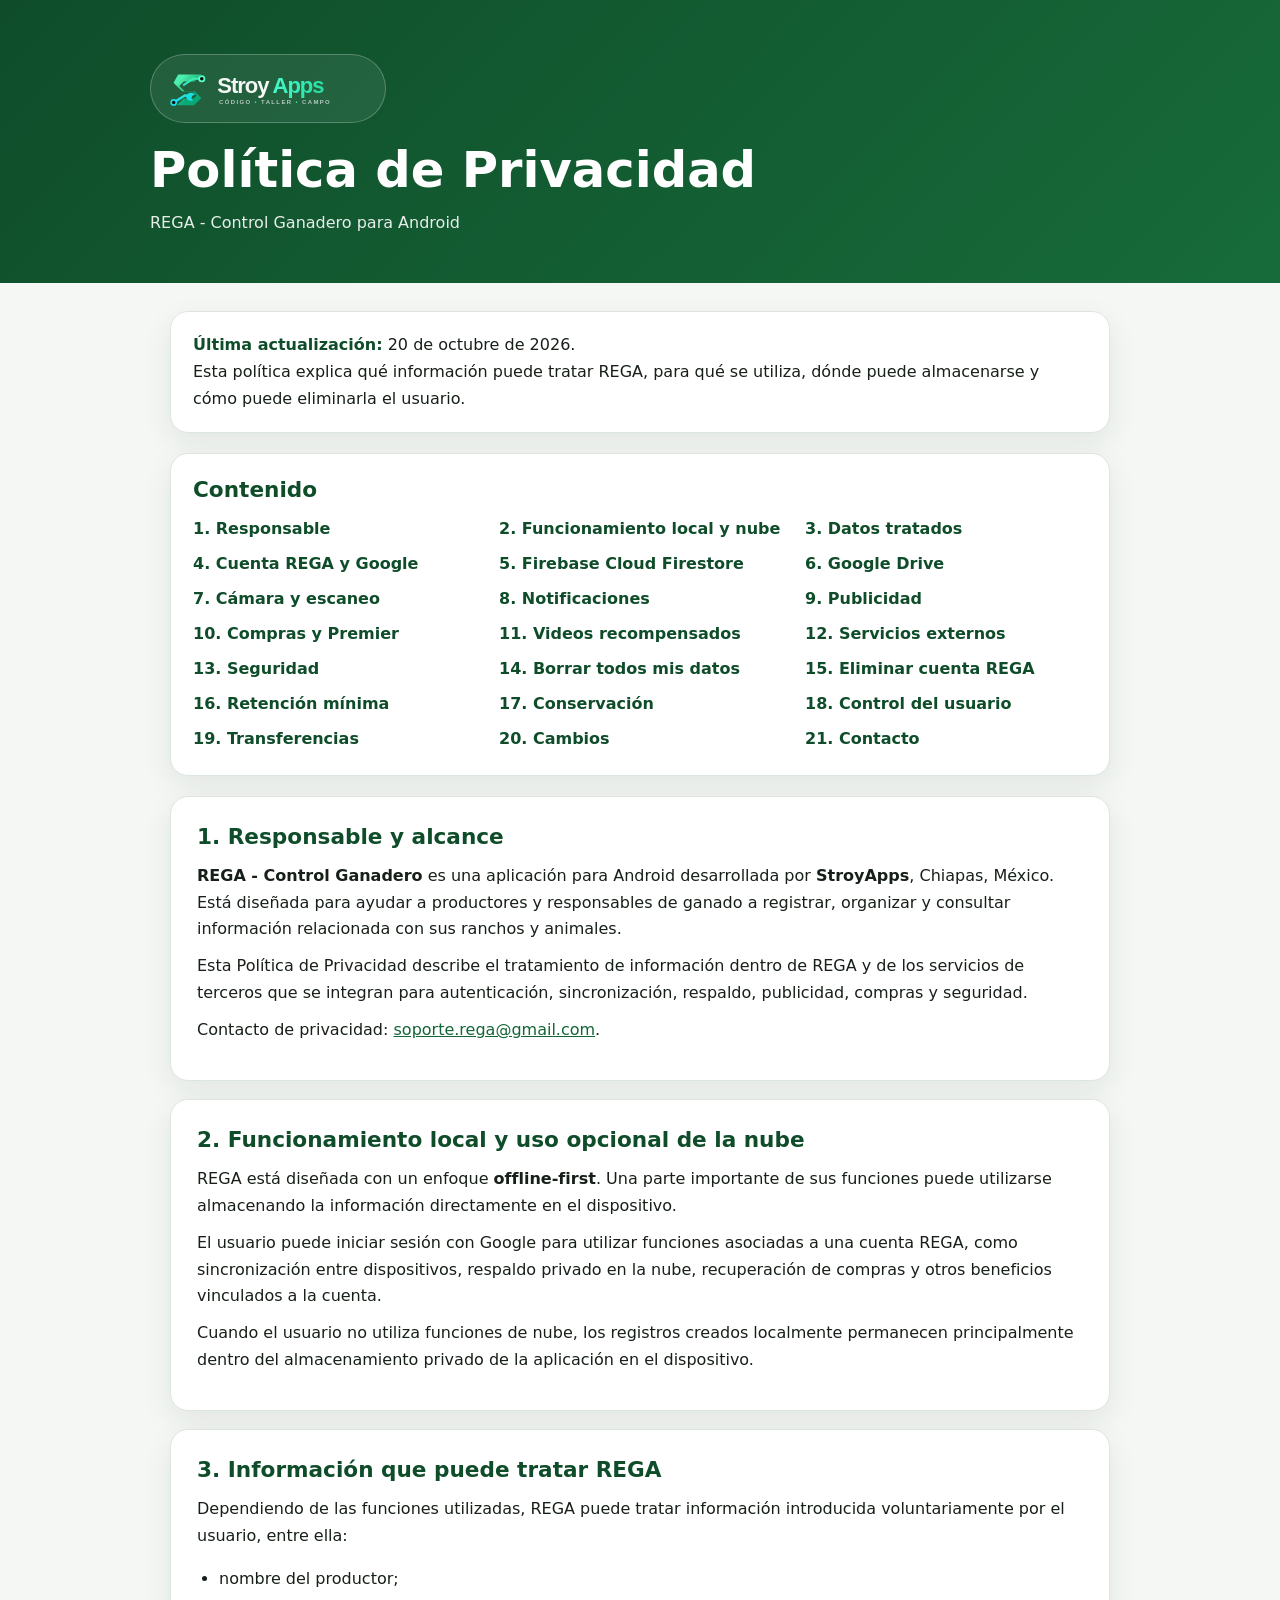
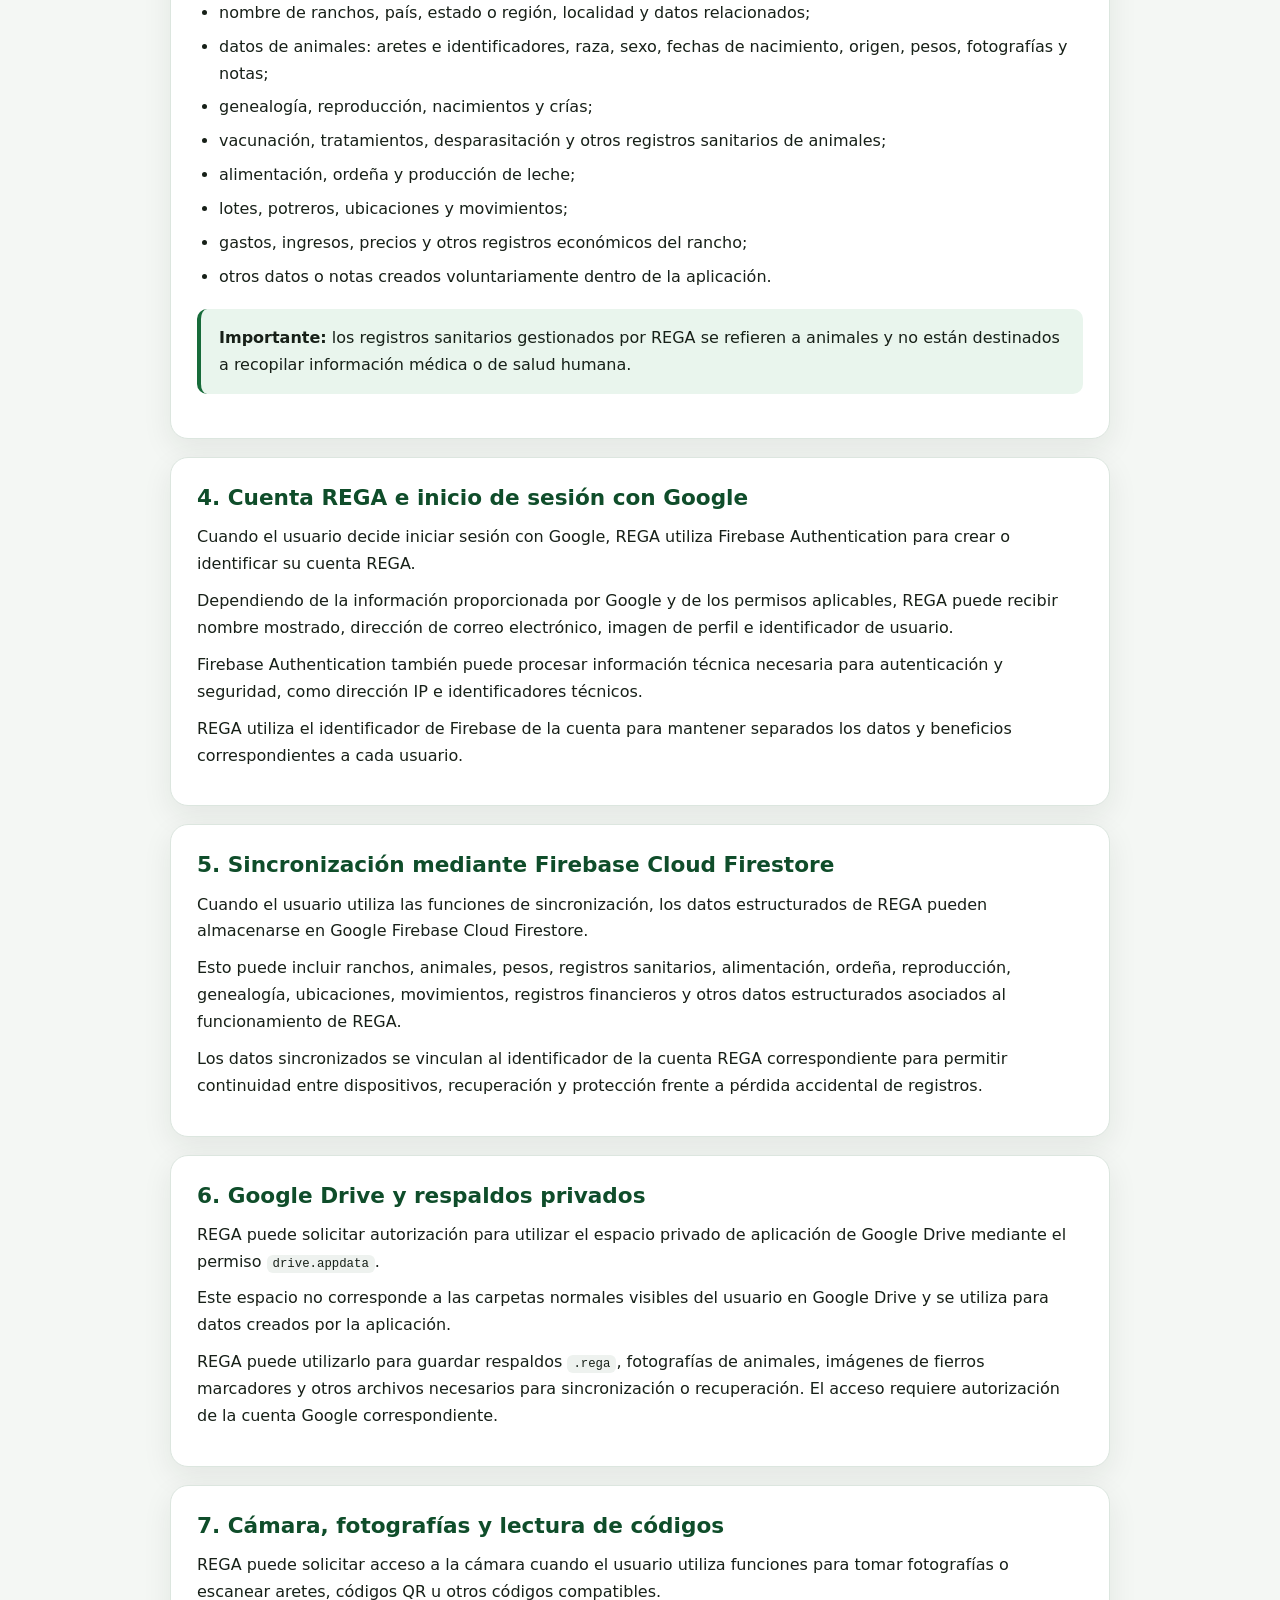
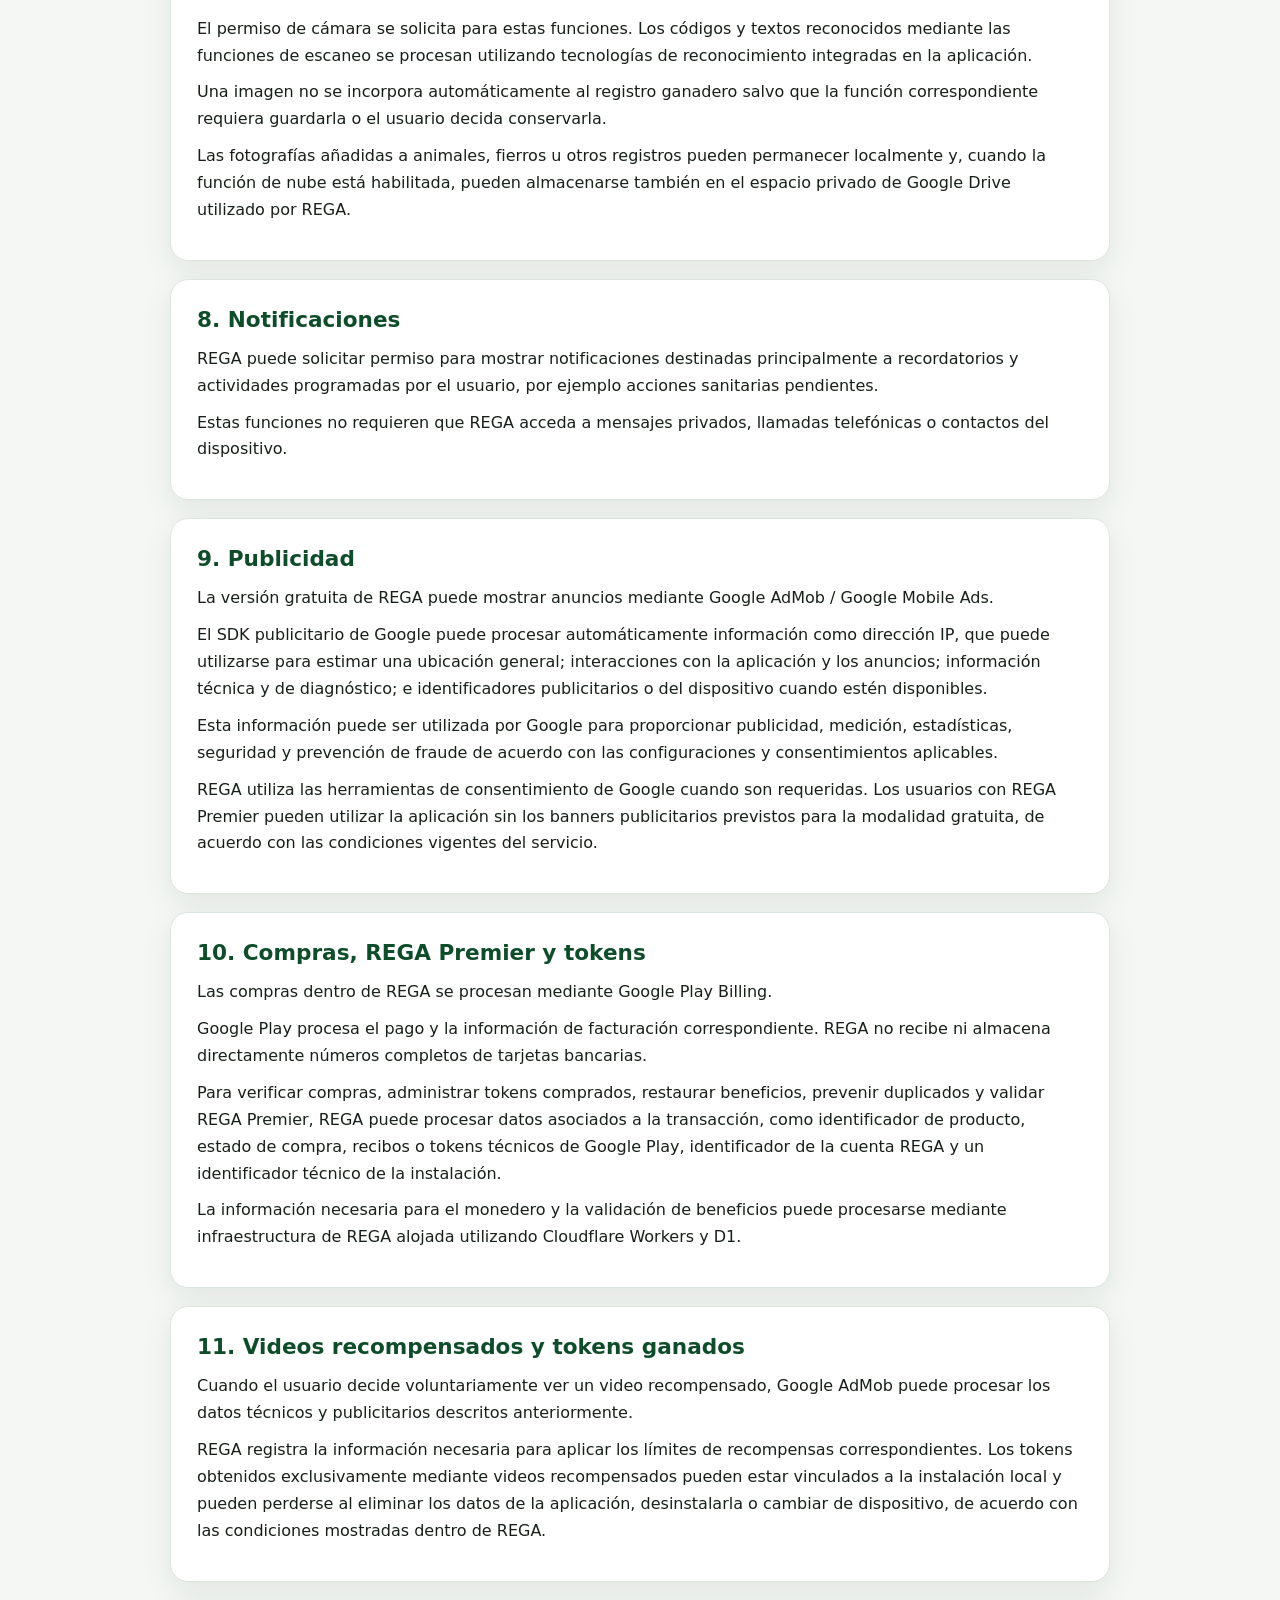
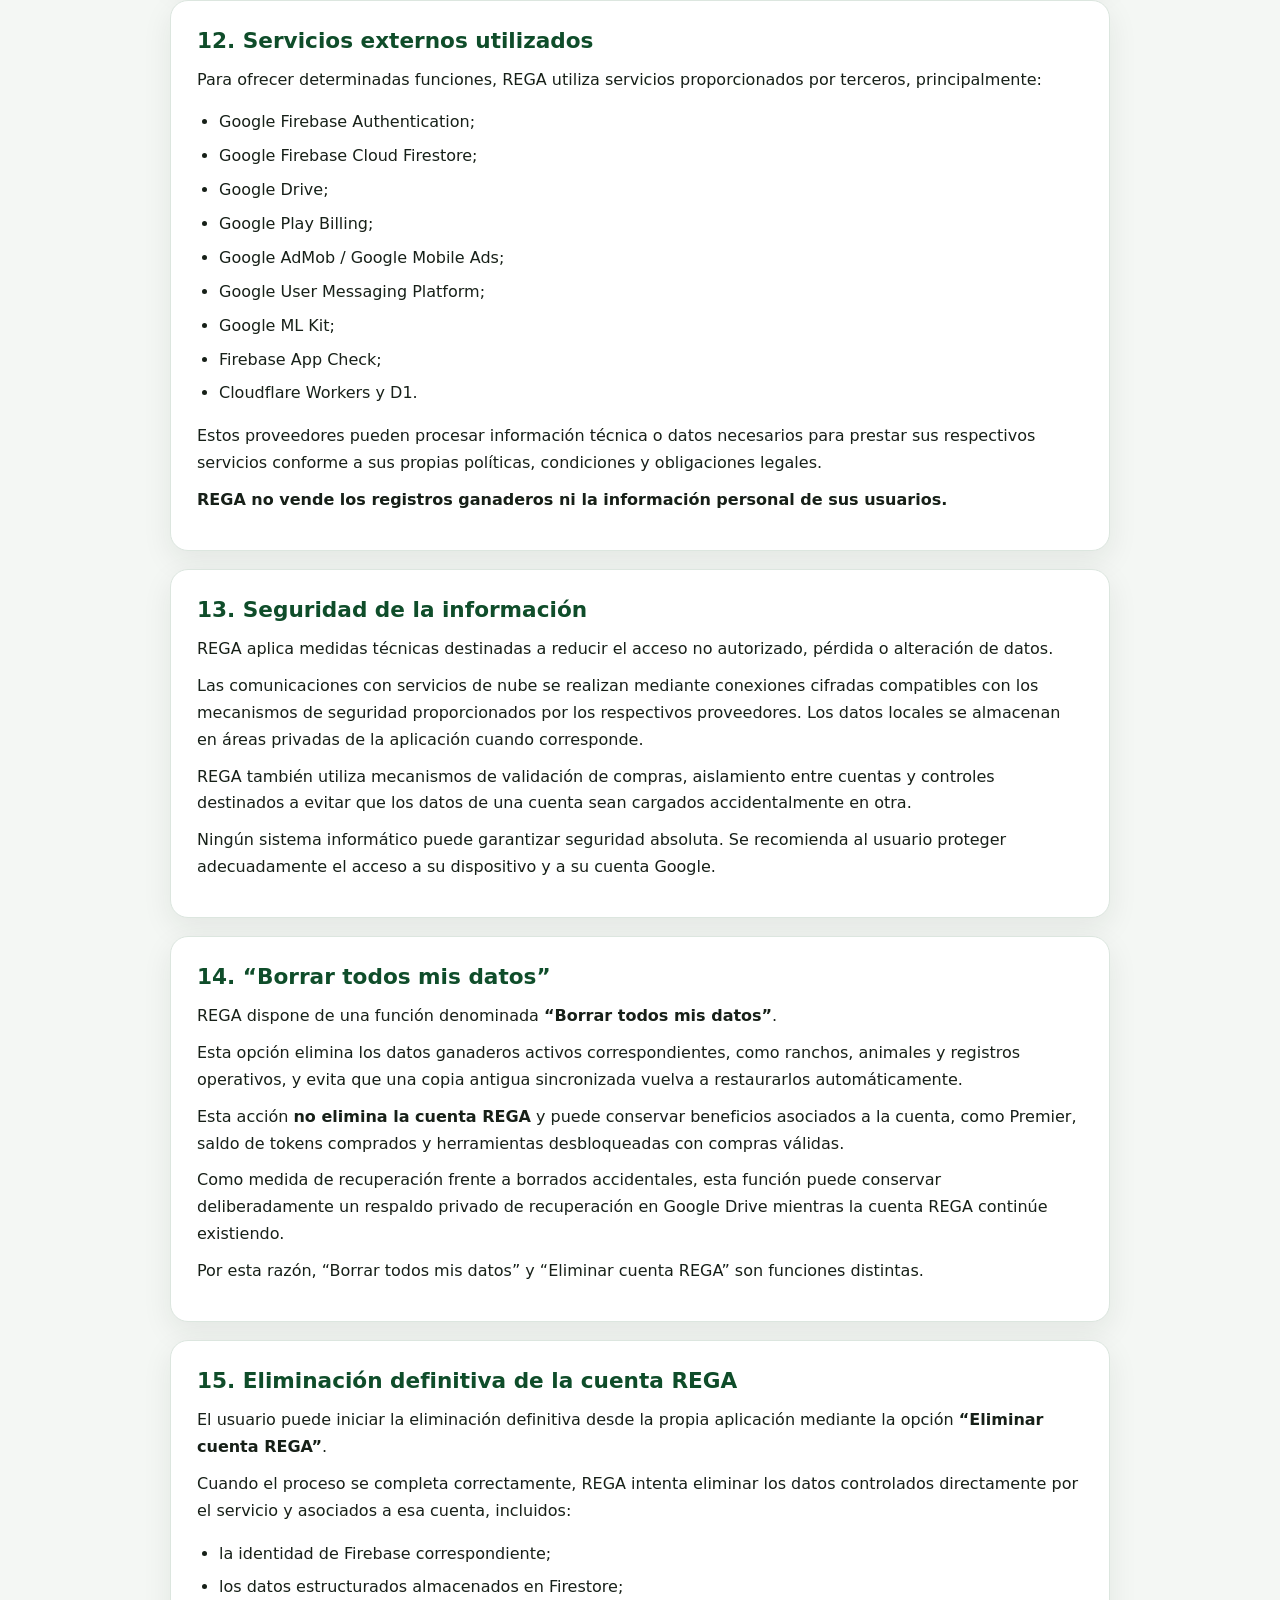
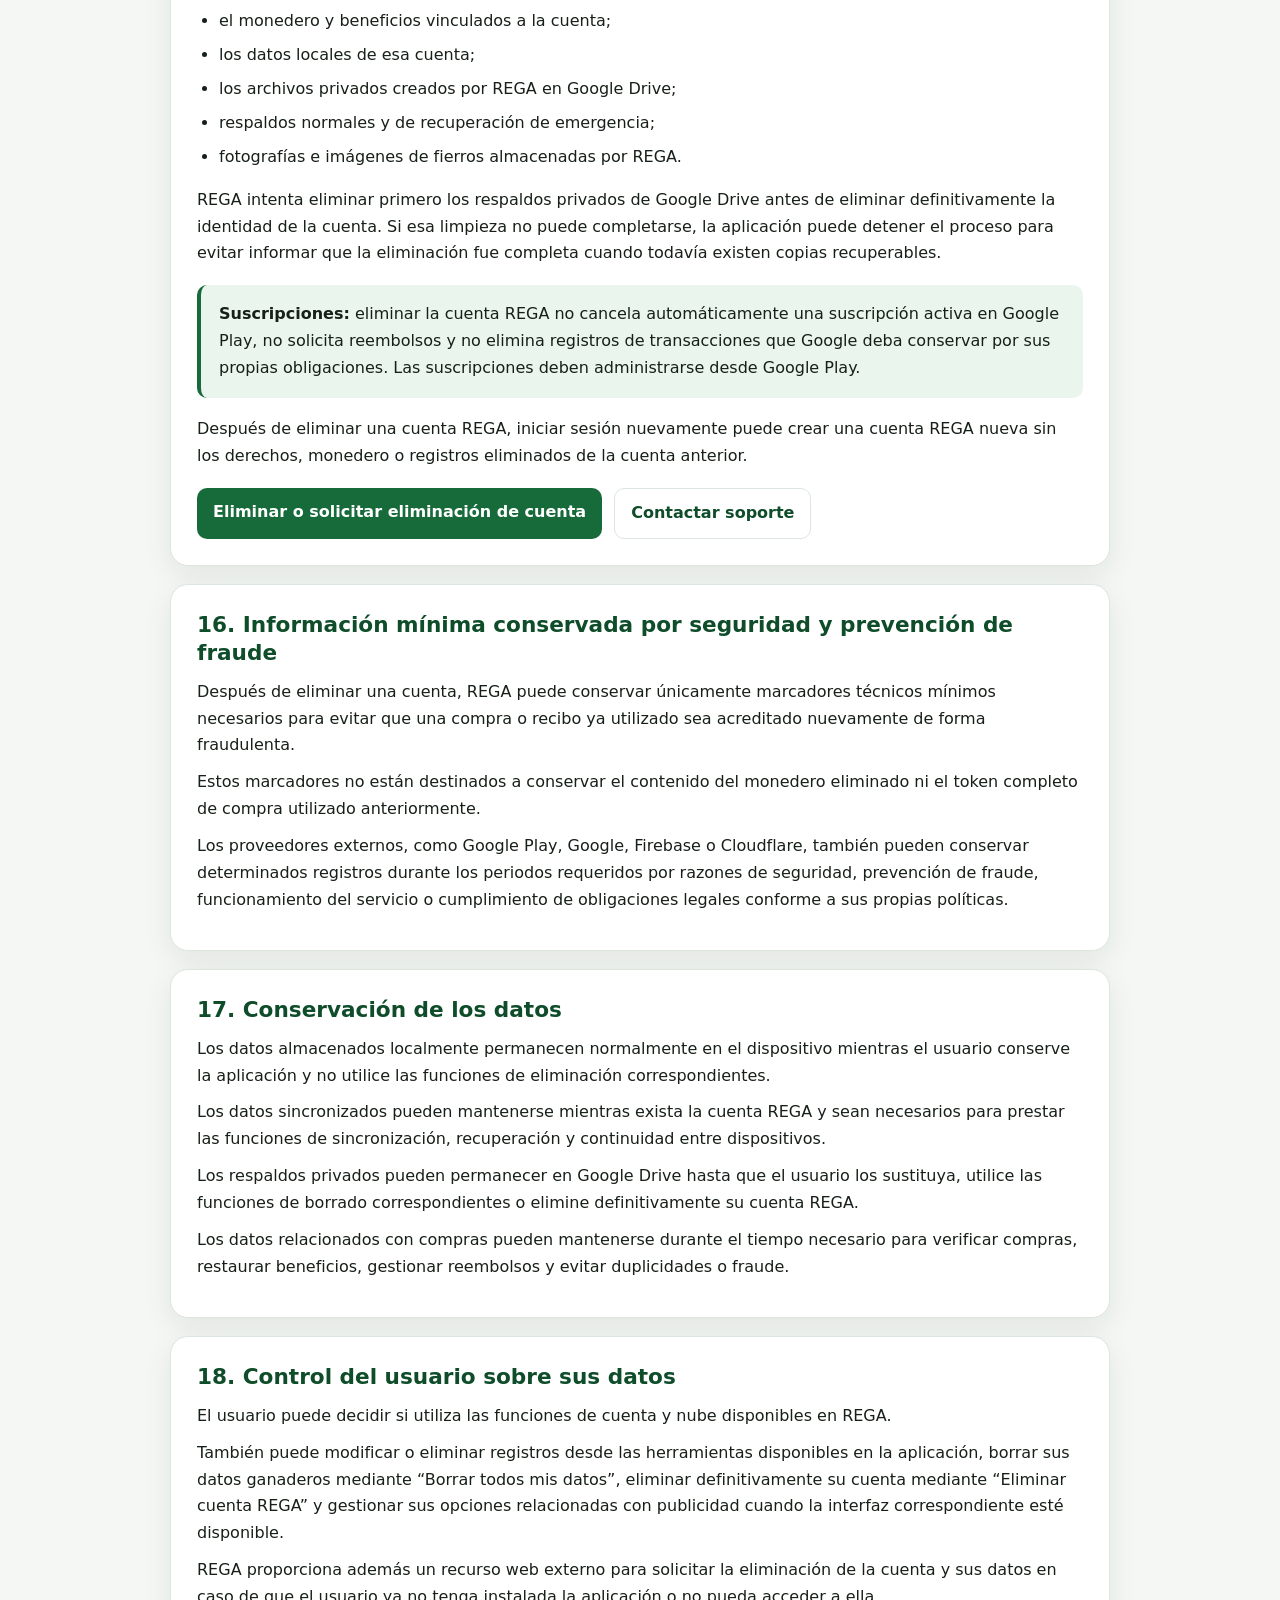
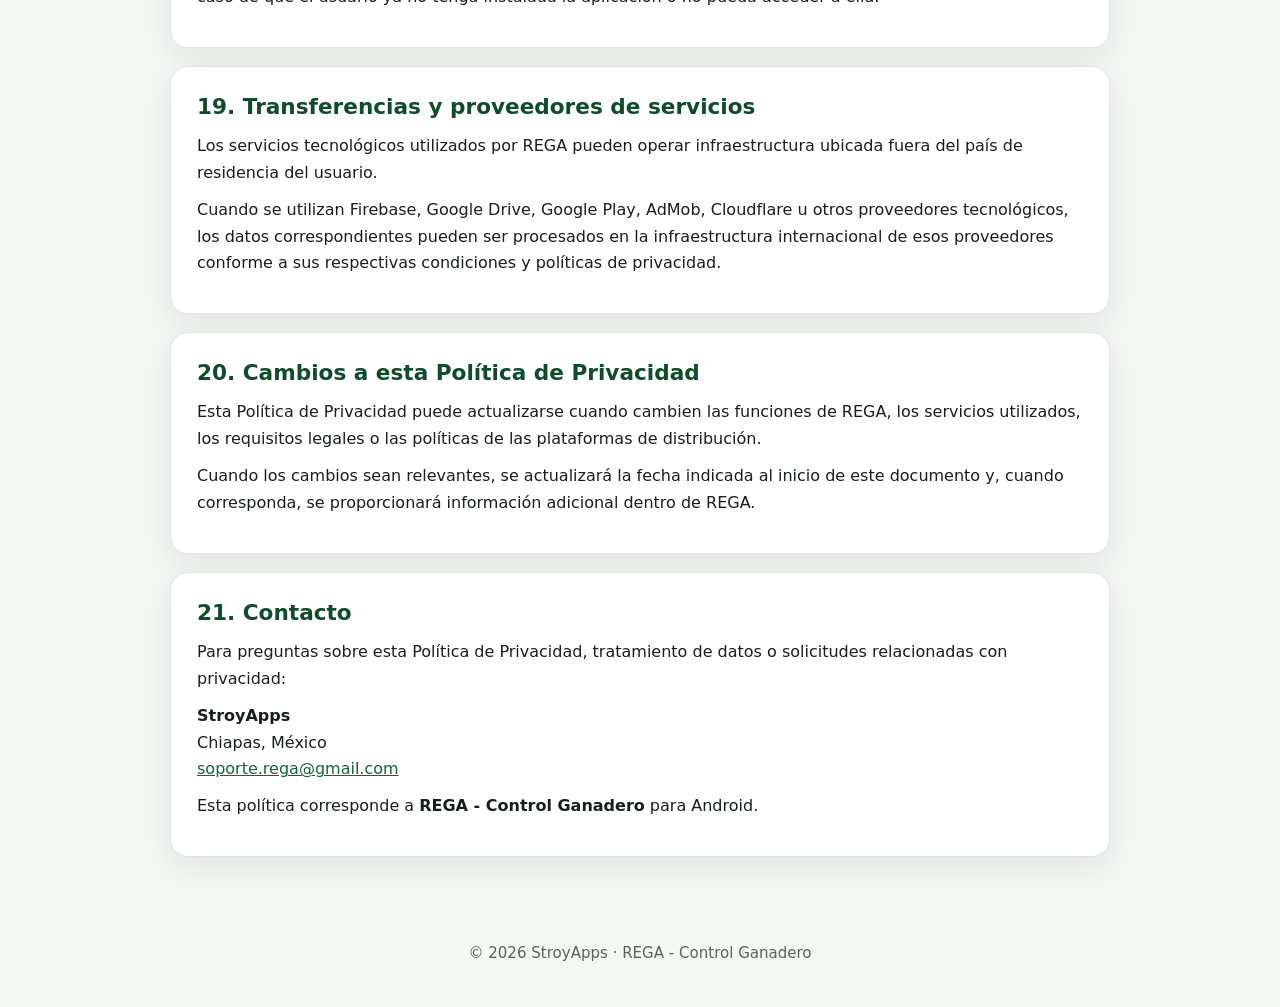
<file: apps/rega/privacidad.html>
<!DOCTYPE html>
<html lang="es-MX">
<head>
  <meta charset="utf-8">
  <meta name="viewport" content="width=device-width, initial-scale=1">
  <meta name="description" content="Política de Privacidad de REGA - Control Ganadero, desarrollada por StroyApps.">
  <meta name="robots" content="index,follow">
  <title>Política de Privacidad | REGA - Control Ganadero</title>
  <style>
    :root{
      --bg:#f4f7f4;
      --card:#ffffff;
      --text:#172018;
      --muted:#59635b;
      --green:#176b3a;
      --green-dark:#0f4d2a;
      --green-soft:#e9f5ed;
      --border:#dce6df;
      --shadow:0 10px 30px rgba(23,32,24,.08);
    }
    *{box-sizing:border-box}
    html{scroll-behavior:smooth}
    body{
      margin:0;
      font-family:system-ui,-apple-system,BlinkMacSystemFont,"Segoe UI",Roboto,Arial,sans-serif;
      background:var(--bg);
      color:var(--text);
      line-height:1.68;
    }
    header{
      background:linear-gradient(135deg,var(--green-dark),var(--green));
      color:#fff;
      padding:54px 20px 46px;
    }
    .wrap{max-width:980px;margin:0 auto}
    .brand{
      display:inline-flex;
      align-items:center;
      gap:10px;
      padding:7px 12px;
      border:1px solid rgba(255,255,255,.24);
      border-radius:999px;
      background:rgba(255,255,255,.08);
      font-weight:700;
      letter-spacing:.02em;
    }
    h1{font-size:clamp(2rem,5vw,3.1rem);line-height:1.1;margin:20px 0 12px}
    header p{max-width:760px;margin:0;color:rgba(255,255,255,.9)}
    main{padding:28px 20px 54px}
    .notice,.toc,.section{
      background:var(--card);
      border:1px solid var(--border);
      border-radius:18px;
      box-shadow:var(--shadow);
    }
    .notice{padding:20px 22px;margin-bottom:20px}
    .notice strong{color:var(--green-dark)}
    .toc{padding:22px;margin-bottom:20px}
    .toc h2{margin-top:0}
    .toc-grid{
      display:grid;
      grid-template-columns:repeat(auto-fit,minmax(230px,1fr));
      gap:8px 24px;
    }
    .toc a{
      color:var(--green-dark);
      text-decoration:none;
      font-weight:650;
    }
    .toc a:hover{text-decoration:underline}
    .section{padding:26px;margin-bottom:18px}
    h2{
      color:var(--green-dark);
      font-size:1.35rem;
      line-height:1.3;
      margin:0 0 12px;
    }
    h3{color:var(--green-dark);margin-top:22px}
    p{margin:10px 0}
    ul{padding-left:22px}
    li{margin:7px 0}
    code{
      background:#eef2ef;
      padding:2px 6px;
      border-radius:6px;
      font-size:.95em;
    }
    .callout{
      margin:18px 0;
      padding:16px 18px;
      border-left:4px solid var(--green);
      background:var(--green-soft);
      border-radius:10px;
    }
    .actions{
      display:flex;
      gap:12px;
      flex-wrap:wrap;
      margin-top:18px;
    }
    .btn{
      display:inline-block;
      padding:11px 16px;
      border-radius:10px;
      background:var(--green);
      color:#fff;
      text-decoration:none;
      font-weight:700;
    }
    .btn.secondary{
      background:#fff;
      color:var(--green-dark);
      border:1px solid var(--border);
    }
    a{color:#126536}
    footer{
      color:var(--muted);
      text-align:center;
      padding:12px 20px 40px;
      font-size:.94rem;
    }
    @media (max-width:640px){
      header{padding-top:38px}
      .section{padding:21px}
      .toc{padding:20px}
    }
  </style>
</head>
<body>
<header>
  <div class="wrap">
    <a class="brand" href="../../index.html" aria-label="Ir a la página principal de StroyApps" style="text-decoration:none;color:#fff"><img src="../../images/stroyapps-logo-dark.svg" alt="StroyApps" style="width:210px;max-width:62vw;height:auto;display:block"></a>
    <h1>Política de Privacidad</h1>
    <p>REGA - Control Ganadero para Android</p>
  </div>
</header>

<main class="wrap">
  <div class="notice">
    <strong>Última actualización:</strong> 20 de octubre de 2026.<br>
    Esta política explica qué información puede tratar REGA, para qué se utiliza, dónde puede almacenarse y cómo puede eliminarla el usuario.
  </div>

  <nav class="toc" aria-label="Contenido">
    <h2>Contenido</h2>
    <div class="toc-grid">
      <a href="#responsable">1. Responsable</a>
      <a href="#local-nube">2. Funcionamiento local y nube</a>
      <a href="#datos">3. Datos tratados</a>
      <a href="#cuenta">4. Cuenta REGA y Google</a>
      <a href="#firestore">5. Firebase Cloud Firestore</a>
      <a href="#drive">6. Google Drive</a>
      <a href="#camara">7. Cámara y escaneo</a>
      <a href="#notificaciones">8. Notificaciones</a>
      <a href="#publicidad">9. Publicidad</a>
      <a href="#compras">10. Compras y Premier</a>
      <a href="#recompensas">11. Videos recompensados</a>
      <a href="#terceros">12. Servicios externos</a>
      <a href="#seguridad">13. Seguridad</a>
      <a href="#borrar-datos">14. Borrar todos mis datos</a>
      <a href="#eliminar-cuenta">15. Eliminar cuenta REGA</a>
      <a href="#retencion-minima">16. Retención mínima</a>
      <a href="#conservacion">17. Conservación</a>
      <a href="#control">18. Control del usuario</a>
      <a href="#transferencias">19. Transferencias</a>
      <a href="#cambios">20. Cambios</a>
      <a href="#contacto">21. Contacto</a>
    </div>
  </nav>

  <section class="section" id="responsable">
    <h2>1. Responsable y alcance</h2>
    <p><strong>REGA - Control Ganadero</strong> es una aplicación para Android desarrollada por <strong>StroyApps</strong>, Chiapas, México. Está diseñada para ayudar a productores y responsables de ganado a registrar, organizar y consultar información relacionada con sus ranchos y animales.</p>
    <p>Esta Política de Privacidad describe el tratamiento de información dentro de REGA y de los servicios de terceros que se integran para autenticación, sincronización, respaldo, publicidad, compras y seguridad.</p>
    <p>Contacto de privacidad: <a href="mailto:soporte.rega@gmail.com">soporte.rega@gmail.com</a>.</p>
  </section>

  <section class="section" id="local-nube">
    <h2>2. Funcionamiento local y uso opcional de la nube</h2>
    <p>REGA está diseñada con un enfoque <strong>offline-first</strong>. Una parte importante de sus funciones puede utilizarse almacenando la información directamente en el dispositivo.</p>
    <p>El usuario puede iniciar sesión con Google para utilizar funciones asociadas a una cuenta REGA, como sincronización entre dispositivos, respaldo privado en la nube, recuperación de compras y otros beneficios vinculados a la cuenta.</p>
    <p>Cuando el usuario no utiliza funciones de nube, los registros creados localmente permanecen principalmente dentro del almacenamiento privado de la aplicación en el dispositivo.</p>
  </section>

  <section class="section" id="datos">
    <h2>3. Información que puede tratar REGA</h2>
    <p>Dependiendo de las funciones utilizadas, REGA puede tratar información introducida voluntariamente por el usuario, entre ella:</p>
    <ul>
      <li>nombre del productor;</li>
      <li>nombre de ranchos, país, estado o región, localidad y datos relacionados;</li>
      <li>datos de animales: aretes e identificadores, raza, sexo, fechas de nacimiento, origen, pesos, fotografías y notas;</li>
      <li>genealogía, reproducción, nacimientos y crías;</li>
      <li>vacunación, tratamientos, desparasitación y otros registros sanitarios de animales;</li>
      <li>alimentación, ordeña y producción de leche;</li>
      <li>lotes, potreros, ubicaciones y movimientos;</li>
      <li>gastos, ingresos, precios y otros registros económicos del rancho;</li>
      <li>otros datos o notas creados voluntariamente dentro de la aplicación.</li>
    </ul>
    <div class="callout"><strong>Importante:</strong> los registros sanitarios gestionados por REGA se refieren a animales y no están destinados a recopilar información médica o de salud humana.</div>
  </section>

  <section class="section" id="cuenta">
    <h2>4. Cuenta REGA e inicio de sesión con Google</h2>
    <p>Cuando el usuario decide iniciar sesión con Google, REGA utiliza Firebase Authentication para crear o identificar su cuenta REGA.</p>
    <p>Dependiendo de la información proporcionada por Google y de los permisos aplicables, REGA puede recibir nombre mostrado, dirección de correo electrónico, imagen de perfil e identificador de usuario.</p>
    <p>Firebase Authentication también puede procesar información técnica necesaria para autenticación y seguridad, como dirección IP e identificadores técnicos.</p>
    <p>REGA utiliza el identificador de Firebase de la cuenta para mantener separados los datos y beneficios correspondientes a cada usuario.</p>
  </section>

  <section class="section" id="firestore">
    <h2>5. Sincronización mediante Firebase Cloud Firestore</h2>
    <p>Cuando el usuario utiliza las funciones de sincronización, los datos estructurados de REGA pueden almacenarse en Google Firebase Cloud Firestore.</p>
    <p>Esto puede incluir ranchos, animales, pesos, registros sanitarios, alimentación, ordeña, reproducción, genealogía, ubicaciones, movimientos, registros financieros y otros datos estructurados asociados al funcionamiento de REGA.</p>
    <p>Los datos sincronizados se vinculan al identificador de la cuenta REGA correspondiente para permitir continuidad entre dispositivos, recuperación y protección frente a pérdida accidental de registros.</p>
  </section>

  <section class="section" id="drive">
    <h2>6. Google Drive y respaldos privados</h2>
    <p>REGA puede solicitar autorización para utilizar el espacio privado de aplicación de Google Drive mediante el permiso <code>drive.appdata</code>.</p>
    <p>Este espacio no corresponde a las carpetas normales visibles del usuario en Google Drive y se utiliza para datos creados por la aplicación.</p>
    <p>REGA puede utilizarlo para guardar respaldos <code>.rega</code>, fotografías de animales, imágenes de fierros marcadores y otros archivos necesarios para sincronización o recuperación. El acceso requiere autorización de la cuenta Google correspondiente.</p>
  </section>

  <section class="section" id="camara">
    <h2>7. Cámara, fotografías y lectura de códigos</h2>
    <p>REGA puede solicitar acceso a la cámara cuando el usuario utiliza funciones para tomar fotografías o escanear aretes, códigos QR u otros códigos compatibles.</p>
    <p>El permiso de cámara se solicita para estas funciones. Los códigos y textos reconocidos mediante las funciones de escaneo se procesan utilizando tecnologías de reconocimiento integradas en la aplicación.</p>
    <p>Una imagen no se incorpora automáticamente al registro ganadero salvo que la función correspondiente requiera guardarla o el usuario decida conservarla.</p>
    <p>Las fotografías añadidas a animales, fierros u otros registros pueden permanecer localmente y, cuando la función de nube está habilitada, pueden almacenarse también en el espacio privado de Google Drive utilizado por REGA.</p>
  </section>

  <section class="section" id="notificaciones">
    <h2>8. Notificaciones</h2>
    <p>REGA puede solicitar permiso para mostrar notificaciones destinadas principalmente a recordatorios y actividades programadas por el usuario, por ejemplo acciones sanitarias pendientes.</p>
    <p>Estas funciones no requieren que REGA acceda a mensajes privados, llamadas telefónicas o contactos del dispositivo.</p>
  </section>

  <section class="section" id="publicidad">
    <h2>9. Publicidad</h2>
    <p>La versión gratuita de REGA puede mostrar anuncios mediante Google AdMob / Google Mobile Ads.</p>
    <p>El SDK publicitario de Google puede procesar automáticamente información como dirección IP, que puede utilizarse para estimar una ubicación general; interacciones con la aplicación y los anuncios; información técnica y de diagnóstico; e identificadores publicitarios o del dispositivo cuando estén disponibles.</p>
    <p>Esta información puede ser utilizada por Google para proporcionar publicidad, medición, estadísticas, seguridad y prevención de fraude de acuerdo con las configuraciones y consentimientos aplicables.</p>
    <p>REGA utiliza las herramientas de consentimiento de Google cuando son requeridas. Los usuarios con REGA Premier pueden utilizar la aplicación sin los banners publicitarios previstos para la modalidad gratuita, de acuerdo con las condiciones vigentes del servicio.</p>
  </section>

  <section class="section" id="compras">
    <h2>10. Compras, REGA Premier y tokens</h2>
    <p>Las compras dentro de REGA se procesan mediante Google Play Billing.</p>
    <p>Google Play procesa el pago y la información de facturación correspondiente. REGA no recibe ni almacena directamente números completos de tarjetas bancarias.</p>
    <p>Para verificar compras, administrar tokens comprados, restaurar beneficios, prevenir duplicados y validar REGA Premier, REGA puede procesar datos asociados a la transacción, como identificador de producto, estado de compra, recibos o tokens técnicos de Google Play, identificador de la cuenta REGA y un identificador técnico de la instalación.</p>
    <p>La información necesaria para el monedero y la validación de beneficios puede procesarse mediante infraestructura de REGA alojada utilizando Cloudflare Workers y D1.</p>
  </section>

  <section class="section" id="recompensas">
    <h2>11. Videos recompensados y tokens ganados</h2>
    <p>Cuando el usuario decide voluntariamente ver un video recompensado, Google AdMob puede procesar los datos técnicos y publicitarios descritos anteriormente.</p>
    <p>REGA registra la información necesaria para aplicar los límites de recompensas correspondientes. Los tokens obtenidos exclusivamente mediante videos recompensados pueden estar vinculados a la instalación local y pueden perderse al eliminar los datos de la aplicación, desinstalarla o cambiar de dispositivo, de acuerdo con las condiciones mostradas dentro de REGA.</p>
  </section>

  <section class="section" id="terceros">
    <h2>12. Servicios externos utilizados</h2>
    <p>Para ofrecer determinadas funciones, REGA utiliza servicios proporcionados por terceros, principalmente:</p>
    <ul>
      <li>Google Firebase Authentication;</li>
      <li>Google Firebase Cloud Firestore;</li>
      <li>Google Drive;</li>
      <li>Google Play Billing;</li>
      <li>Google AdMob / Google Mobile Ads;</li>
      <li>Google User Messaging Platform;</li>
      <li>Google ML Kit;</li>
      <li>Firebase App Check;</li>
      <li>Cloudflare Workers y D1.</li>
    </ul>
    <p>Estos proveedores pueden procesar información técnica o datos necesarios para prestar sus respectivos servicios conforme a sus propias políticas, condiciones y obligaciones legales.</p>
    <p><strong>REGA no vende los registros ganaderos ni la información personal de sus usuarios.</strong></p>
  </section>

  <section class="section" id="seguridad">
    <h2>13. Seguridad de la información</h2>
    <p>REGA aplica medidas técnicas destinadas a reducir el acceso no autorizado, pérdida o alteración de datos.</p>
    <p>Las comunicaciones con servicios de nube se realizan mediante conexiones cifradas compatibles con los mecanismos de seguridad proporcionados por los respectivos proveedores. Los datos locales se almacenan en áreas privadas de la aplicación cuando corresponde.</p>
    <p>REGA también utiliza mecanismos de validación de compras, aislamiento entre cuentas y controles destinados a evitar que los datos de una cuenta sean cargados accidentalmente en otra.</p>
    <p>Ningún sistema informático puede garantizar seguridad absoluta. Se recomienda al usuario proteger adecuadamente el acceso a su dispositivo y a su cuenta Google.</p>
  </section>

  <section class="section" id="borrar-datos">
    <h2>14. “Borrar todos mis datos”</h2>
    <p>REGA dispone de una función denominada <strong>“Borrar todos mis datos”</strong>.</p>
    <p>Esta opción elimina los datos ganaderos activos correspondientes, como ranchos, animales y registros operativos, y evita que una copia antigua sincronizada vuelva a restaurarlos automáticamente.</p>
    <p>Esta acción <strong>no elimina la cuenta REGA</strong> y puede conservar beneficios asociados a la cuenta, como Premier, saldo de tokens comprados y herramientas desbloqueadas con compras válidas.</p>
    <p>Como medida de recuperación frente a borrados accidentales, esta función puede conservar deliberadamente un respaldo privado de recuperación en Google Drive mientras la cuenta REGA continúe existiendo.</p>
    <p>Por esta razón, “Borrar todos mis datos” y “Eliminar cuenta REGA” son funciones distintas.</p>
  </section>

  <section class="section" id="eliminar-cuenta">
    <h2>15. Eliminación definitiva de la cuenta REGA</h2>
    <p>El usuario puede iniciar la eliminación definitiva desde la propia aplicación mediante la opción <strong>“Eliminar cuenta REGA”</strong>.</p>
    <p>Cuando el proceso se completa correctamente, REGA intenta eliminar los datos controlados directamente por el servicio y asociados a esa cuenta, incluidos:</p>
    <ul>
      <li>la identidad de Firebase correspondiente;</li>
      <li>los datos estructurados almacenados en Firestore;</li>
      <li>el monedero y beneficios vinculados a la cuenta;</li>
      <li>los datos locales de esa cuenta;</li>
      <li>los archivos privados creados por REGA en Google Drive;</li>
      <li>respaldos normales y de recuperación de emergencia;</li>
      <li>fotografías e imágenes de fierros almacenadas por REGA.</li>
    </ul>
    <p>REGA intenta eliminar primero los respaldos privados de Google Drive antes de eliminar definitivamente la identidad de la cuenta. Si esa limpieza no puede completarse, la aplicación puede detener el proceso para evitar informar que la eliminación fue completa cuando todavía existen copias recuperables.</p>
    <div class="callout">
      <strong>Suscripciones:</strong> eliminar la cuenta REGA no cancela automáticamente una suscripción activa en Google Play, no solicita reembolsos y no elimina registros de transacciones que Google deba conservar por sus propias obligaciones. Las suscripciones deben administrarse desde Google Play.
    </div>
    <p>Después de eliminar una cuenta REGA, iniciar sesión nuevamente puede crear una cuenta REGA nueva sin los derechos, monedero o registros eliminados de la cuenta anterior.</p>
    <div class="actions">
      <a class="btn" href="eliminar-cuenta.html">Eliminar o solicitar eliminación de cuenta</a>
      <a class="btn secondary" href="mailto:soporte.rega@gmail.com?subject=Privacidad%20REGA">Contactar soporte</a>
    </div>
  </section>

  <section class="section" id="retencion-minima">
    <h2>16. Información mínima conservada por seguridad y prevención de fraude</h2>
    <p>Después de eliminar una cuenta, REGA puede conservar únicamente marcadores técnicos mínimos necesarios para evitar que una compra o recibo ya utilizado sea acreditado nuevamente de forma fraudulenta.</p>
    <p>Estos marcadores no están destinados a conservar el contenido del monedero eliminado ni el token completo de compra utilizado anteriormente.</p>
    <p>Los proveedores externos, como Google Play, Google, Firebase o Cloudflare, también pueden conservar determinados registros durante los periodos requeridos por razones de seguridad, prevención de fraude, funcionamiento del servicio o cumplimiento de obligaciones legales conforme a sus propias políticas.</p>
  </section>

  <section class="section" id="conservacion">
    <h2>17. Conservación de los datos</h2>
    <p>Los datos almacenados localmente permanecen normalmente en el dispositivo mientras el usuario conserve la aplicación y no utilice las funciones de eliminación correspondientes.</p>
    <p>Los datos sincronizados pueden mantenerse mientras exista la cuenta REGA y sean necesarios para prestar las funciones de sincronización, recuperación y continuidad entre dispositivos.</p>
    <p>Los respaldos privados pueden permanecer en Google Drive hasta que el usuario los sustituya, utilice las funciones de borrado correspondientes o elimine definitivamente su cuenta REGA.</p>
    <p>Los datos relacionados con compras pueden mantenerse durante el tiempo necesario para verificar compras, restaurar beneficios, gestionar reembolsos y evitar duplicidades o fraude.</p>
  </section>

  <section class="section" id="control">
    <h2>18. Control del usuario sobre sus datos</h2>
    <p>El usuario puede decidir si utiliza las funciones de cuenta y nube disponibles en REGA.</p>
    <p>También puede modificar o eliminar registros desde las herramientas disponibles en la aplicación, borrar sus datos ganaderos mediante “Borrar todos mis datos”, eliminar definitivamente su cuenta mediante “Eliminar cuenta REGA” y gestionar sus opciones relacionadas con publicidad cuando la interfaz correspondiente esté disponible.</p>
    <p>REGA proporciona además un recurso web externo para solicitar la eliminación de la cuenta y sus datos en caso de que el usuario ya no tenga instalada la aplicación o no pueda acceder a ella.</p>
  </section>

  <section class="section" id="transferencias">
    <h2>19. Transferencias y proveedores de servicios</h2>
    <p>Los servicios tecnológicos utilizados por REGA pueden operar infraestructura ubicada fuera del país de residencia del usuario.</p>
    <p>Cuando se utilizan Firebase, Google Drive, Google Play, AdMob, Cloudflare u otros proveedores tecnológicos, los datos correspondientes pueden ser procesados en la infraestructura internacional de esos proveedores conforme a sus respectivas condiciones y políticas de privacidad.</p>
  </section>

  <section class="section" id="cambios">
    <h2>20. Cambios a esta Política de Privacidad</h2>
    <p>Esta Política de Privacidad puede actualizarse cuando cambien las funciones de REGA, los servicios utilizados, los requisitos legales o las políticas de las plataformas de distribución.</p>
    <p>Cuando los cambios sean relevantes, se actualizará la fecha indicada al inicio de este documento y, cuando corresponda, se proporcionará información adicional dentro de REGA.</p>
  </section>

  <section class="section" id="contacto">
    <h2>21. Contacto</h2>
    <p>Para preguntas sobre esta Política de Privacidad, tratamiento de datos o solicitudes relacionadas con privacidad:</p>
    <p>
      <strong>StroyApps</strong><br>
      Chiapas, México<br>
      <a href="mailto:soporte.rega@gmail.com">soporte.rega@gmail.com</a>
    </p>
    <p>Esta política corresponde a <strong>REGA - Control Ganadero</strong> para Android.</p>
  </section>
</main>

<footer>
  © 2026 StroyApps · REGA - Control Ganadero
</footer>
</body>
</html>
</file>
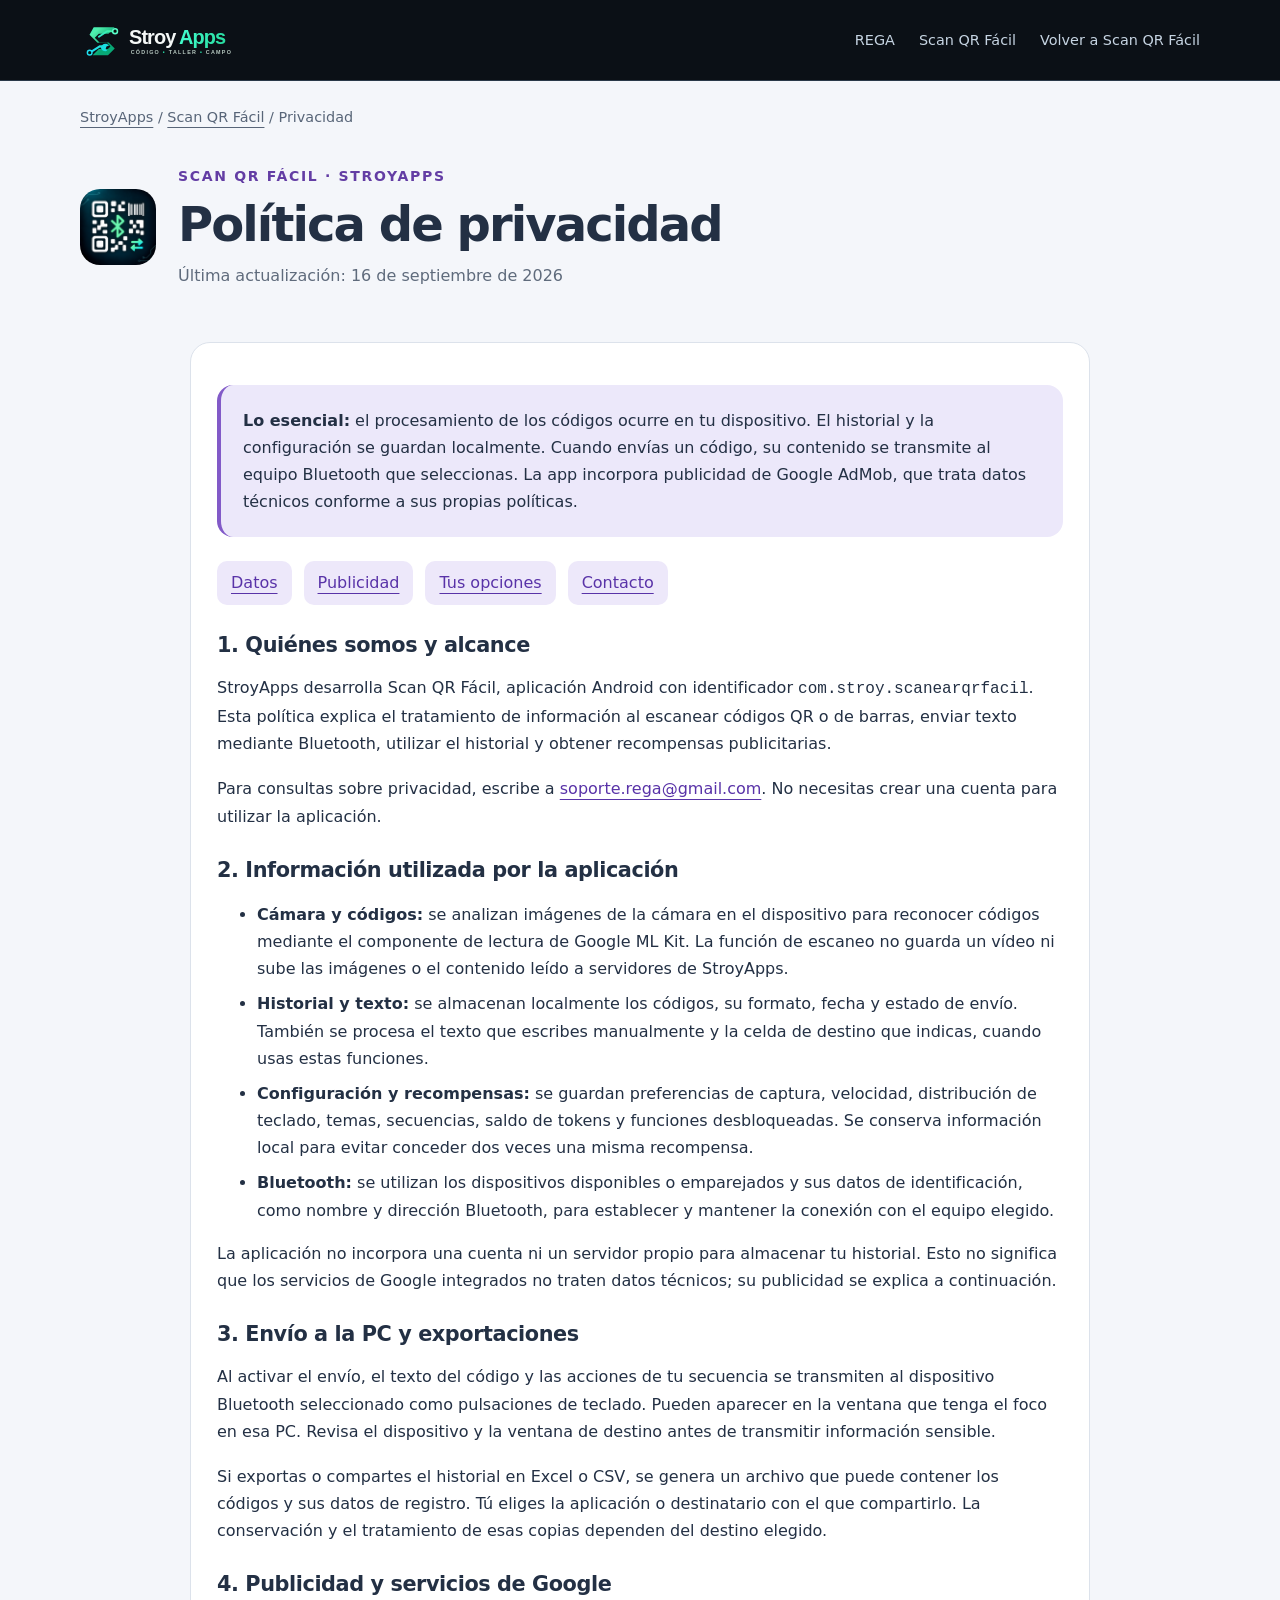
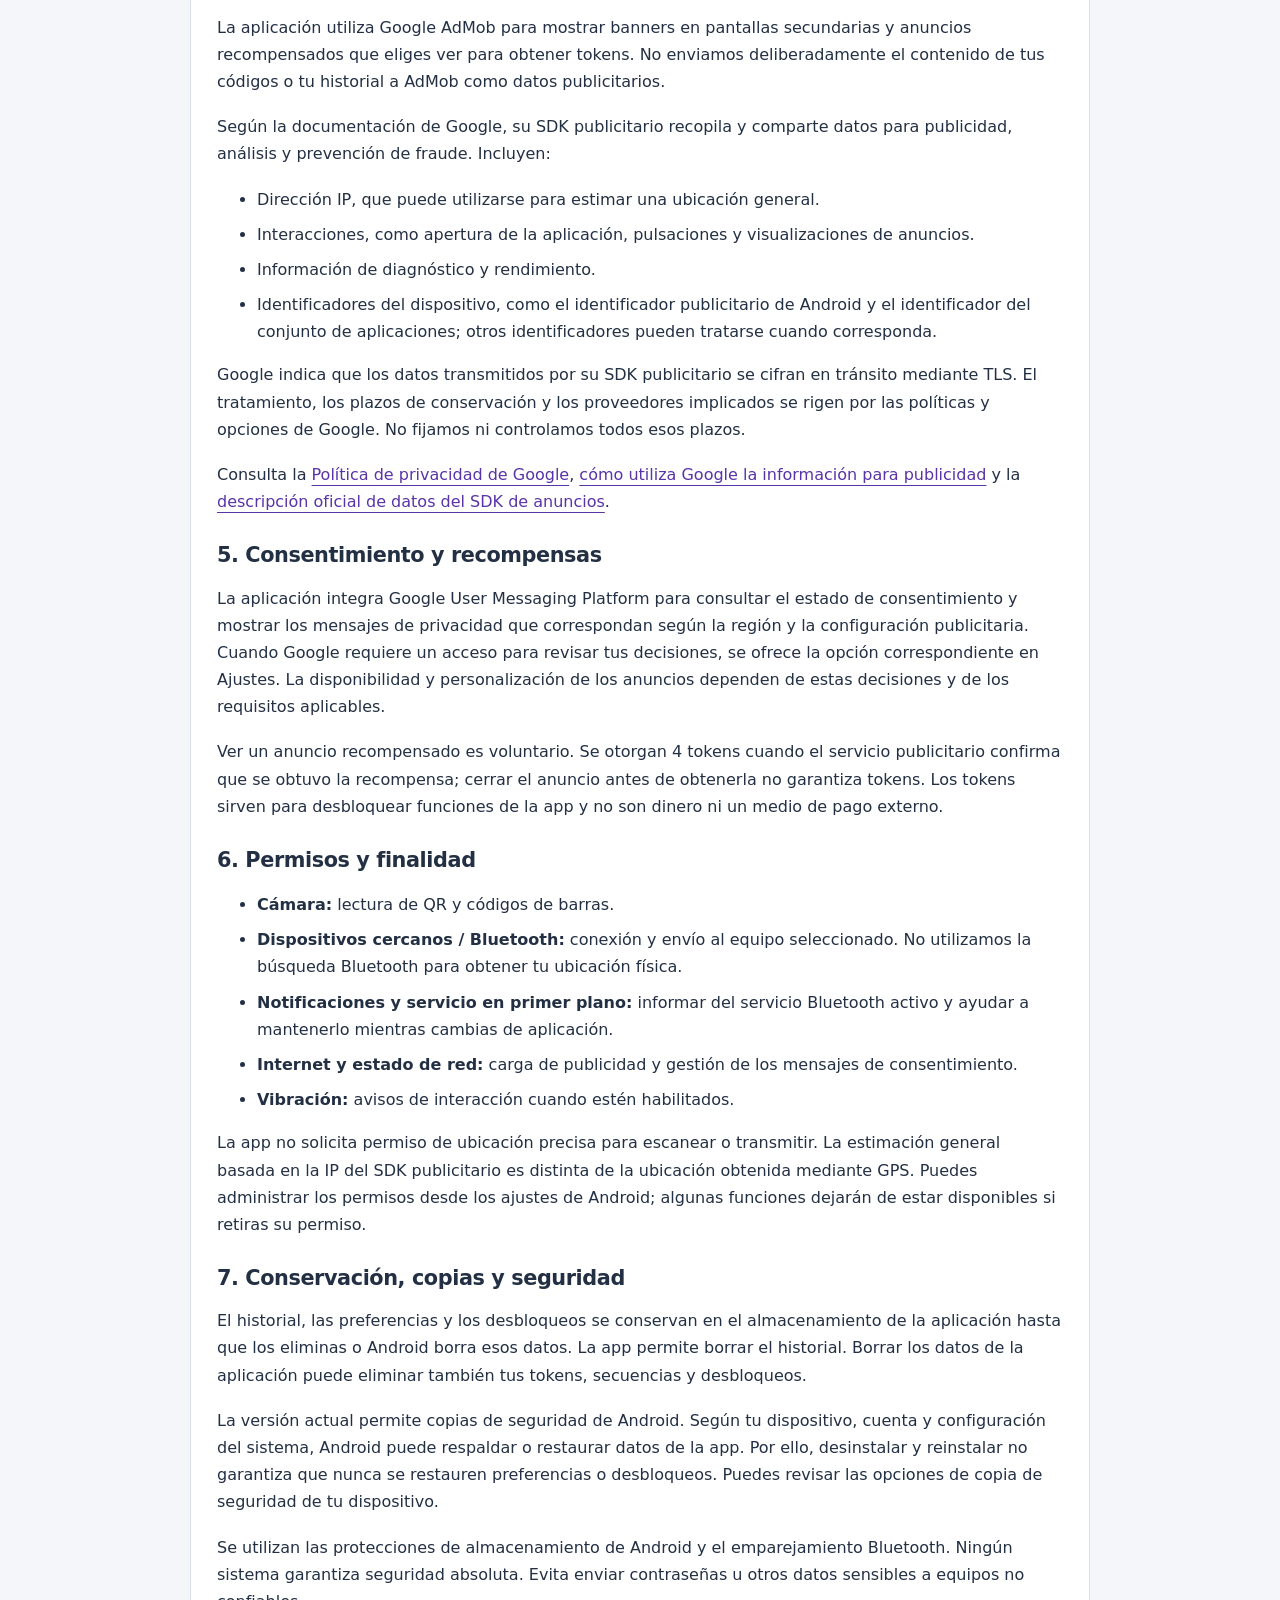
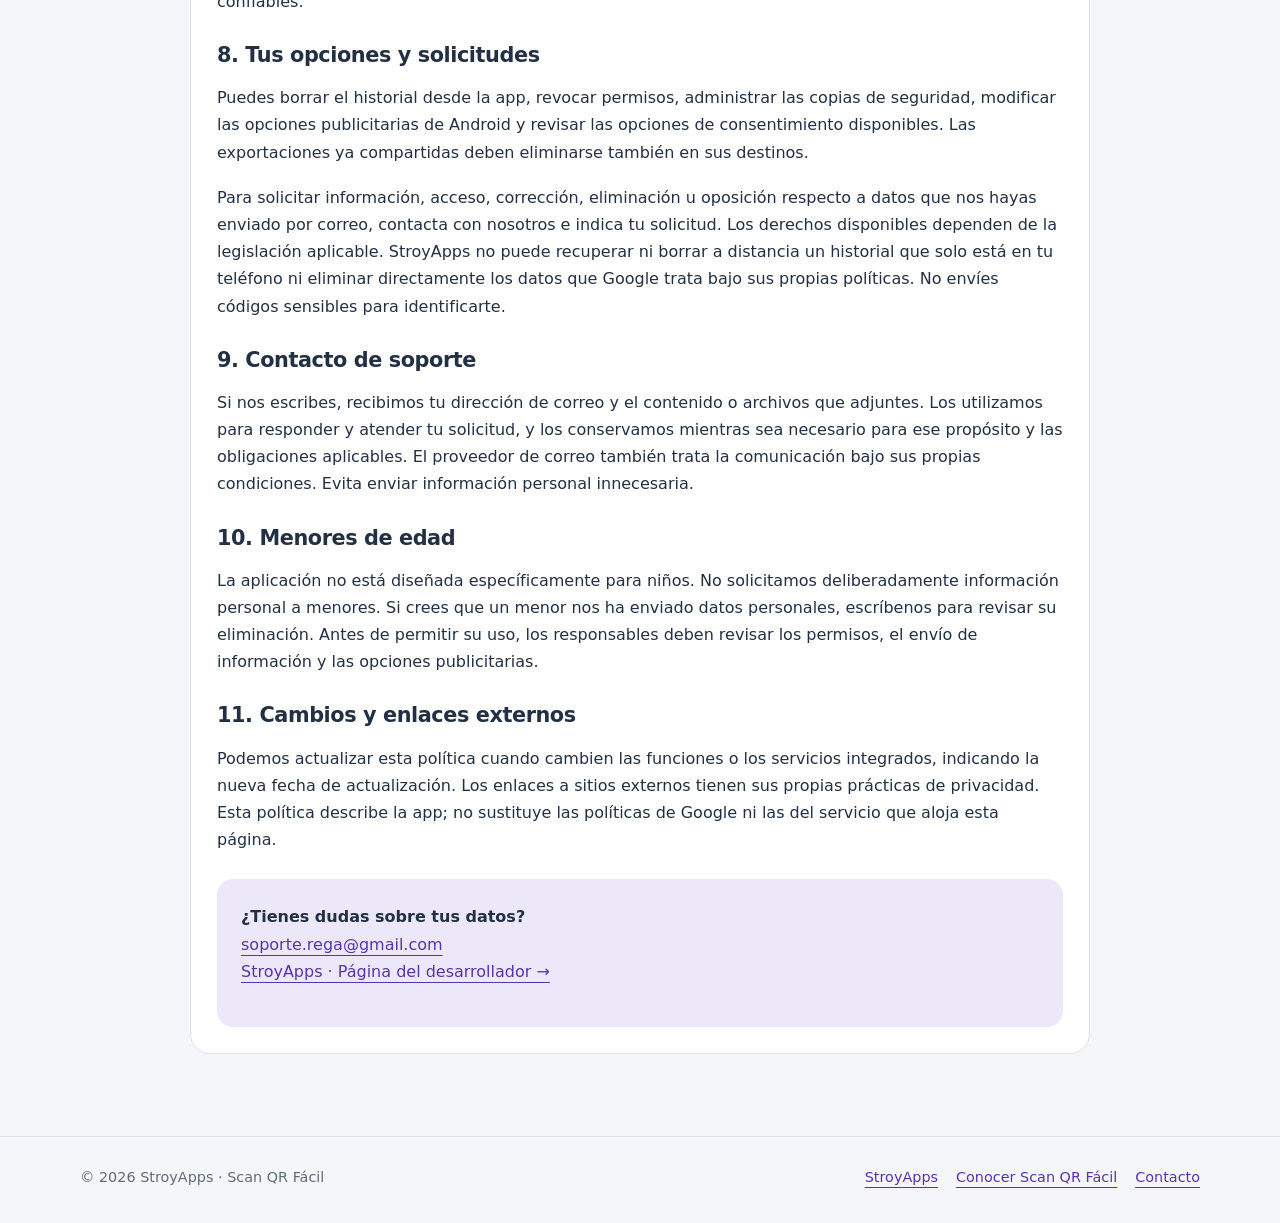
<file: apps/scan-qr-facil/privacidad.html>
<!doctype html><html lang="es"><head>
<meta charset="utf-8">
<meta name="viewport" content="width=device-width, initial-scale=1">
<meta name="description" content="Política de privacidad de Scan QR Fácil, una aplicación de StroyApps para escanear QR y códigos de barras y enviarlos a una PC por Bluetooth.">
<title>Política de privacidad · Scan QR Fácil</title>

<link rel="stylesheet" href="../../styles.css"><link rel="icon" type="image/png" href="../../images/scan-qr-facil-icon.png"></head><body class="legal-shell"><a class="skip" href="#contenido">Saltar al contenido</a><header class="site-nav"><div class="container nav-inner"><a class="wordmark" href="../../index.html" aria-label="Ir a la página principal de StroyApps"><img src="../../images/stroyapps-logo-dark.svg" alt="StroyApps" style="width:190px;max-width:52vw;height:auto;display:block"></a><nav class="nav-links" aria-label="Navegación principal"><a href="../rega/index.html">REGA</a><a href="../scan-qr-facil/index.html">Scan QR Fácil</a><a href="index.html">Volver a Scan QR Fácil</a></nav></div></header><main id="contenido"><div class="container breadcrumb"><a href="../../index.html">StroyApps</a> / <a href="index.html">Scan QR Fácil</a> / Privacidad</div><div class="container legal-header"><img class="app-icon" src="../../images/scan-qr-facil-icon.png" alt="Icono de Scan QR Fácil"><div><div class="eyebrow">Scan QR Fácil · StroyApps</div><h1>Política de privacidad</h1><p>Última actualización: 16 de septiembre de 2026</p></div></div><div class="container legal-content"><article>
<div class="summary"><strong>Lo esencial:</strong> el procesamiento de los códigos ocurre en tu dispositivo. El historial y la configuración se guardan localmente. Cuando envías un código, su contenido se transmite al equipo Bluetooth que seleccionas. La app incorpora publicidad de Google AdMob, que trata datos técnicos conforme a sus propias políticas.</div>
<nav aria-label="Secciones"><a href="#datos">Datos</a><a href="#publicidad">Publicidad</a><a href="#control">Tus opciones</a><a href="#contacto">Contacto</a></nav>
<h2>1. Quiénes somos y alcance</h2>
<p>StroyApps desarrolla Scan QR Fácil, aplicación Android con identificador <code>com.stroy.scanearqrfacil</code>. Esta política explica el tratamiento de información al escanear códigos QR o de barras, enviar texto mediante Bluetooth, utilizar el historial y obtener recompensas publicitarias.</p>
<p>Para consultas sobre privacidad, escribe a <a href="mailto:soporte.rega@gmail.com">soporte.rega@gmail.com</a>. No necesitas crear una cuenta para utilizar la aplicación.</p>
<h2 id="datos">2. Información utilizada por la aplicación</h2>
<ul>
<li><strong>Cámara y códigos:</strong> se analizan imágenes de la cámara en el dispositivo para reconocer códigos mediante el componente de lectura de Google ML Kit. La función de escaneo no guarda un vídeo ni sube las imágenes o el contenido leído a servidores de StroyApps.</li>
<li><strong>Historial y texto:</strong> se almacenan localmente los códigos, su formato, fecha y estado de envío. También se procesa el texto que escribes manualmente y la celda de destino que indicas, cuando usas estas funciones.</li>
<li><strong>Configuración y recompensas:</strong> se guardan preferencias de captura, velocidad, distribución de teclado, temas, secuencias, saldo de tokens y funciones desbloqueadas. Se conserva información local para evitar conceder dos veces una misma recompensa.</li>
<li><strong>Bluetooth:</strong> se utilizan los dispositivos disponibles o emparejados y sus datos de identificación, como nombre y dirección Bluetooth, para establecer y mantener la conexión con el equipo elegido.</li>
</ul>
<p>La aplicación no incorpora una cuenta ni un servidor propio para almacenar tu historial. Esto no significa que los servicios de Google integrados no traten datos técnicos; su publicidad se explica a continuación.</p>
<h2>3. Envío a la PC y exportaciones</h2>
<p>Al activar el envío, el texto del código y las acciones de tu secuencia se transmiten al dispositivo Bluetooth seleccionado como pulsaciones de teclado. Pueden aparecer en la ventana que tenga el foco en esa PC. Revisa el dispositivo y la ventana de destino antes de transmitir información sensible.</p>
<p>Si exportas o compartes el historial en Excel o CSV, se genera un archivo que puede contener los códigos y sus datos de registro. Tú eliges la aplicación o destinatario con el que compartirlo. La conservación y el tratamiento de esas copias dependen del destino elegido.</p>
<h2 id="publicidad">4. Publicidad y servicios de Google</h2>
<p>La aplicación utiliza Google AdMob para mostrar banners en pantallas secundarias y anuncios recompensados que eliges ver para obtener tokens. No enviamos deliberadamente el contenido de tus códigos o tu historial a AdMob como datos publicitarios.</p>
<p>Según la documentación de Google, su SDK publicitario recopila y comparte datos para publicidad, análisis y prevención de fraude. Incluyen:</p>
<ul><li>Dirección IP, que puede utilizarse para estimar una ubicación general.</li><li>Interacciones, como apertura de la aplicación, pulsaciones y visualizaciones de anuncios.</li><li>Información de diagnóstico y rendimiento.</li><li>Identificadores del dispositivo, como el identificador publicitario de Android y el identificador del conjunto de aplicaciones; otros identificadores pueden tratarse cuando corresponda.</li></ul>
<p>Google indica que los datos transmitidos por su SDK publicitario se cifran en tránsito mediante TLS. El tratamiento, los plazos de conservación y los proveedores implicados se rigen por las políticas y opciones de Google. No fijamos ni controlamos todos esos plazos.</p>
<p>Consulta la <a href="https://policies.google.com/privacy">Política de privacidad de Google</a>, <a href="https://policies.google.com/technologies/ads">cómo utiliza Google la información para publicidad</a> y la <a href="https://developers.google.com/admob/android/privacy/play-data-disclosure">descripción oficial de datos del SDK de anuncios</a>.</p>
<h2>5. Consentimiento y recompensas</h2>
<p>La aplicación integra Google User Messaging Platform para consultar el estado de consentimiento y mostrar los mensajes de privacidad que correspondan según la región y la configuración publicitaria. Cuando Google requiere un acceso para revisar tus decisiones, se ofrece la opción correspondiente en Ajustes. La disponibilidad y personalización de los anuncios dependen de estas decisiones y de los requisitos aplicables.</p>
<p>Ver un anuncio recompensado es voluntario. Se otorgan 4 tokens cuando el servicio publicitario confirma que se obtuvo la recompensa; cerrar el anuncio antes de obtenerla no garantiza tokens. Los tokens sirven para desbloquear funciones de la app y no son dinero ni un medio de pago externo.</p>
<h2>6. Permisos y finalidad</h2>
<ul><li><strong>Cámara:</strong> lectura de QR y códigos de barras.</li><li><strong>Dispositivos cercanos / Bluetooth:</strong> conexión y envío al equipo seleccionado. No utilizamos la búsqueda Bluetooth para obtener tu ubicación física.</li><li><strong>Notificaciones y servicio en primer plano:</strong> informar del servicio Bluetooth activo y ayudar a mantenerlo mientras cambias de aplicación.</li><li><strong>Internet y estado de red:</strong> carga de publicidad y gestión de los mensajes de consentimiento.</li><li><strong>Vibración:</strong> avisos de interacción cuando estén habilitados.</li></ul>
<p>La app no solicita permiso de ubicación precisa para escanear o transmitir. La estimación general basada en la IP del SDK publicitario es distinta de la ubicación obtenida mediante GPS. Puedes administrar los permisos desde los ajustes de Android; algunas funciones dejarán de estar disponibles si retiras su permiso.</p>
<h2>7. Conservación, copias y seguridad</h2>
<p>El historial, las preferencias y los desbloqueos se conservan en el almacenamiento de la aplicación hasta que los eliminas o Android borra esos datos. La app permite borrar el historial. Borrar los datos de la aplicación puede eliminar también tus tokens, secuencias y desbloqueos.</p>
<p>La versión actual permite copias de seguridad de Android. Según tu dispositivo, cuenta y configuración del sistema, Android puede respaldar o restaurar datos de la app. Por ello, desinstalar y reinstalar no garantiza que nunca se restauren preferencias o desbloqueos. Puedes revisar las opciones de copia de seguridad de tu dispositivo.</p>
<p>Se utilizan las protecciones de almacenamiento de Android y el emparejamiento Bluetooth. Ningún sistema garantiza seguridad absoluta. Evita enviar contraseñas u otros datos sensibles a equipos no confiables.</p>
<h2 id="control">8. Tus opciones y solicitudes</h2>
<p>Puedes borrar el historial desde la app, revocar permisos, administrar las copias de seguridad, modificar las opciones publicitarias de Android y revisar las opciones de consentimiento disponibles. Las exportaciones ya compartidas deben eliminarse también en sus destinos.</p>
<p>Para solicitar información, acceso, corrección, eliminación u oposición respecto a datos que nos hayas enviado por correo, contacta con nosotros e indica tu solicitud. Los derechos disponibles dependen de la legislación aplicable. StroyApps no puede recuperar ni borrar a distancia un historial que solo está en tu teléfono ni eliminar directamente los datos que Google trata bajo sus propias políticas. No envíes códigos sensibles para identificarte.</p>
<h2>9. Contacto de soporte</h2>
<p>Si nos escribes, recibimos tu dirección de correo y el contenido o archivos que adjuntes. Los utilizamos para responder y atender tu solicitud, y los conservamos mientras sea necesario para ese propósito y las obligaciones aplicables. El proveedor de correo también trata la comunicación bajo sus propias condiciones. Evita enviar información personal innecesaria.</p>
<h2>10. Menores de edad</h2>
<p>La aplicación no está diseñada específicamente para niños. No solicitamos deliberadamente información personal a menores. Si crees que un menor nos ha enviado datos personales, escríbenos para revisar su eliminación. Antes de permitir su uso, los responsables deben revisar los permisos, el envío de información y las opciones publicitarias.</p>
<h2>11. Cambios y enlaces externos</h2>
<p>Podemos actualizar esta política cuando cambien las funciones o los servicios integrados, indicando la nueva fecha de actualización. Los enlaces a sitios externos tienen sus propias prácticas de privacidad. Esta política describe la app; no sustituye las políticas de Google ni las del servicio que aloja esta página.</p>
<div class="contact" id="contacto"><strong>¿Tienes dudas sobre tus datos?</strong><p><a href="mailto:soporte.rega@gmail.com">soporte.rega@gmail.com</a><br><a href="../../index.html">StroyApps · Página del desarrollador →</a></p></div>
</article></div></main><footer class="footer"><div class="container footer-inner"><span>© 2026 StroyApps · Scan QR Fácil</span><nav class="footer-links" aria-label="Enlaces"><a href="../../index.html">StroyApps</a><a href="index.html">Conocer Scan QR Fácil</a><a href="mailto:soporte.rega@gmail.com">Contacto</a></nav></div></footer></body></html>
</file>
<file: styles.css>
:root{color-scheme:dark;--bg:#0b1016;--panel:#141e28;--text:#f2f6fb;--muted:#a9bacb;--line:#2a3948;--accent:#72ead0;--brand:#72ead0;--brand2:#27abd6}
*{box-sizing:border-box}html{scroll-behavior:smooth}body{margin:0;background:var(--bg);color:var(--text);font:1rem/1.7 system-ui,-apple-system,BlinkMacSystemFont,"Segoe UI",sans-serif}a{color:var(--accent);text-underline-offset:5px;overflow-wrap:anywhere}img{max-width:100%;height:auto;display:block}button,a{-webkit-tap-highlight-color:transparent}a:focus-visible,summary:focus-visible{outline:3px solid #ffcb70;outline-offset:5px}.skip{position:absolute;left:12px;top:-100px;background:#fff;color:#111;padding:12px;z-index:20}.skip:focus{top:12px}.container{width:min(1120px,calc(100% - 40px));margin:auto}.site-nav{border-bottom:1px solid var(--line);background:#0b1016}.nav-inner{display:flex;align-items:center;justify-content:space-between;gap:24px;min-height:80px;padding:12px 0}.wordmark{font-size:1.35rem;letter-spacing:-.04em;font-weight:800;color:#fff;text-decoration:none;display:inline-flex;align-items:center;gap:10px}.wordmark span{background:linear-gradient(135deg,#72ead0,#48b7ff);color:#071b22;display:grid;place-items:center;width:38px;height:38px;border-radius:12px;font-size:1rem;letter-spacing:0}.nav-links{display:flex;align-items:center;gap:24px;flex-wrap:wrap}.nav-links a{color:#c6d4e2;text-decoration:none;font-size:.9rem}.nav-links a[aria-current=page],.nav-links a:hover{color:#fff}.eyebrow{font-size:.875rem;font-weight:700;letter-spacing:.12em;text-transform:uppercase;color:var(--accent)}h1,h2,h3{line-height:1.13;letter-spacing:-.04em}h1{font-size:clamp(2.4rem,6.5vw,4.6rem);margin:16px 0 24px}h2{font-size:clamp(1.8rem,4vw,2.8rem);margin:0 0 20px}h3{font-size:1.35rem;margin:12px 0}p{margin:0 0 18px}.muted,.lead{color:var(--muted)}.lead{font-size:1.15rem;max-width:640px}.hero{padding:65px 0 55px}.hero-grid{display:grid;grid-template-columns:1fr 1fr;gap:44px;align-items:center}.hero-picture{border-radius:28px;overflow:hidden;border:1px solid var(--line);box-shadow:0 25px 70px #0004}.hero-picture img{width:100%;height:430px;object-fit:cover;object-position:65% center}.actions{display:flex;gap:12px;flex-wrap:wrap;margin:26px 0}.button{display:inline-flex;align-items:center;justify-content:center;min-height:48px;padding:11px 20px;border-radius:14px;background:linear-gradient(120deg,var(--brand),var(--brand2));color:#09212a;font-weight:750;text-decoration:none;border:1px solid transparent}.button.secondary{background:transparent;color:var(--text);border-color:#536272}.tags{display:flex;gap:8px;flex-wrap:wrap}.tag{font-size:.875rem;color:#c5d3e1;padding:5px 12px;border:1px solid var(--line);border-radius:9px}.section{padding:48px 0}.section-head{display:flex;justify-content:space-between;align-items:flex-end;gap:32px;margin-bottom:30px}.section-head p{max-width:420px;color:var(--muted);margin-bottom:0}.grid{display:grid;grid-template-columns:repeat(2,minmax(0,1fr));gap:24px}.triple{grid-template-columns:repeat(3,minmax(0,1fr))}.card{background:var(--panel);border:1px solid var(--line);border-radius:24px;padding:28px}.card p{color:var(--muted)}.app-card{position:relative;overflow:hidden}.app-card.rega{border-top:3px solid #75db99}.app-card.scan{border-top:3px solid #c599ff}.app-heading{display:flex;gap:18px;align-items:center;margin-bottom:18px}.app-icon{width:76px;height:76px;border-radius:20px;flex-shrink:0}.app-heading h3{font-size:1.8rem;margin:0 0 5px}.meta{font-size:.875rem;color:var(--muted)}.app-card .button{margin-top:2px}.number{display:grid;place-items:center;width:44px;height:44px;border-radius:13px;background:#213a3b;color:#92f0d3;font-weight:800;font-size:1.2rem}.contact-block{display:flex;justify-content:space-between;gap:24px;align-items:center;padding:34px;border:1px solid var(--line);background:linear-gradient(120deg,#172a35,#192037);border-radius:24px}.contact-block h2{font-size:1.8rem;margin-bottom:10px}.contact-block p{color:var(--muted);margin:0}.footer{border-top:1px solid var(--line);padding:28px 0 36px;margin-top:40px;font-size:.9rem;color:var(--muted)}.footer-inner{display:flex;justify-content:space-between;gap:20px;flex-wrap:wrap}.footer-links{display:flex;gap:18px;flex-wrap:wrap}.footer a{color:#c4d2df}.breadcrumb{font-size:.9rem;color:var(--muted);padding-top:24px}.breadcrumb a{color:var(--muted)}.app-hero{padding:42px 0 50px}.app-hero-grid{display:grid;grid-template-columns:1.2fr .8fr;gap:45px;align-items:center}.brand-large{width:240px;margin:auto;border-radius:44px;box-shadow:0 24px 90px #0006}.feature-banner{width:100%;border-radius:24px;border:1px solid var(--line);margin-top:32px}.rega-theme{--accent:#88e8a5;--brand:#81e9aa;--brand2:#36cba8}.scan-theme{--accent:#d0acff;--brand:#c29bff;--brand2:#f196da}.info{padding:20px 24px;border-left:3px solid var(--accent);background:var(--panel);border-radius:12px;margin-top:22px}.steps{counter-reset:step;display:grid;gap:15px;padding:0;list-style:none}.steps li{padding:18px 22px;background:var(--panel);border:1px solid var(--line);border-radius:16px;counter-increment:step}.steps li:before{content:counter(step) ". ";font-weight:800;color:var(--accent)}.legal-shell{color-scheme:light;background:#f4f6fa;color:#233044;--accent:#5933a8;--muted:#5f6b7c}.legal-shell .site-nav{color-scheme:dark}.legal-shell .breadcrumb,.legal-shell .breadcrumb a{color:#586578}.legal-header{padding:36px 0 35px;display:flex;align-items:center;gap:22px}.legal-header h1{font-size:clamp(2rem,5vw,3rem);margin:8px 0 10px}.legal-header .eyebrow{color:#633da4}.legal-header p{margin:0;color:#5f6b7c}.legal-content{max-width:900px;margin:0 auto;padding-bottom:24px}.legal-content section,.legal-content article{background:#fff;border:1px solid #dce2eb;border-radius:20px;padding:26px;margin:18px 0}.legal-content h2{font-size:1.3rem;margin:26px 0 14px;line-height:1.4;letter-spacing:-.02em;color:#233044}.legal-content section h2{margin-top:0}.legal-content h3{font-size:1.1rem;line-height:1.4;letter-spacing:0}.legal-content li{margin:8px 0}.legal-content .notice,.legal-content .summary{background:#ece8fa;padding:22px;border-radius:16px;border-left:4px solid #825ac8;margin:16px 0 24px}.legal-content nav{display:flex;gap:12px;flex-wrap:wrap;margin:20px 0}.legal-content nav a{background:#ede8fa;padding:8px 14px;border-radius:10px}.legal-content .contact{background:#ece8fa;padding:24px;border-radius:16px;color:#233044;margin-top:26px}.legal-shell .footer{color:#5f6b7c;border-color:#dce2eb}.legal-shell .footer a{color:#5933a8}code{overflow-wrap:anywhere} @media(max-width:760px){.container{width:calc(100% - 32px)}.nav-inner{align-items:flex-start;gap:18px;flex-wrap:wrap}.nav-links{gap:18px}.hero{padding-top:38px}.hero-grid,.app-hero-grid,.grid,.triple{grid-template-columns:1fr}.hero-grid{gap:28px}.hero-picture img{height:280px;object-position:center}.section{padding:32px 0}.section-head{display:block}.section-head p{margin-top:15px}.card{padding:24px}.contact-block{align-items:flex-start;flex-direction:column;padding:25px}.brand-large{width:190px}.app-hero-grid{gap:25px}.legal-header{align-items:flex-start;gap:16px}.legal-header .app-icon{width:62px;height:62px}.legal-content section,.legal-content article{padding:22px 18px}.app-hero{padding-top:32px}}@media(prefers-reduced-motion:reduce){html{scroll-behavior:auto}}@media print{.site-nav,.footer,.breadcrumb{display:none}.legal-shell{background:white}.legal-content section,.legal-content article{border:0;padding:0;break-inside:avoid}.container{width:100%}a{color:inherit}}
</file>
